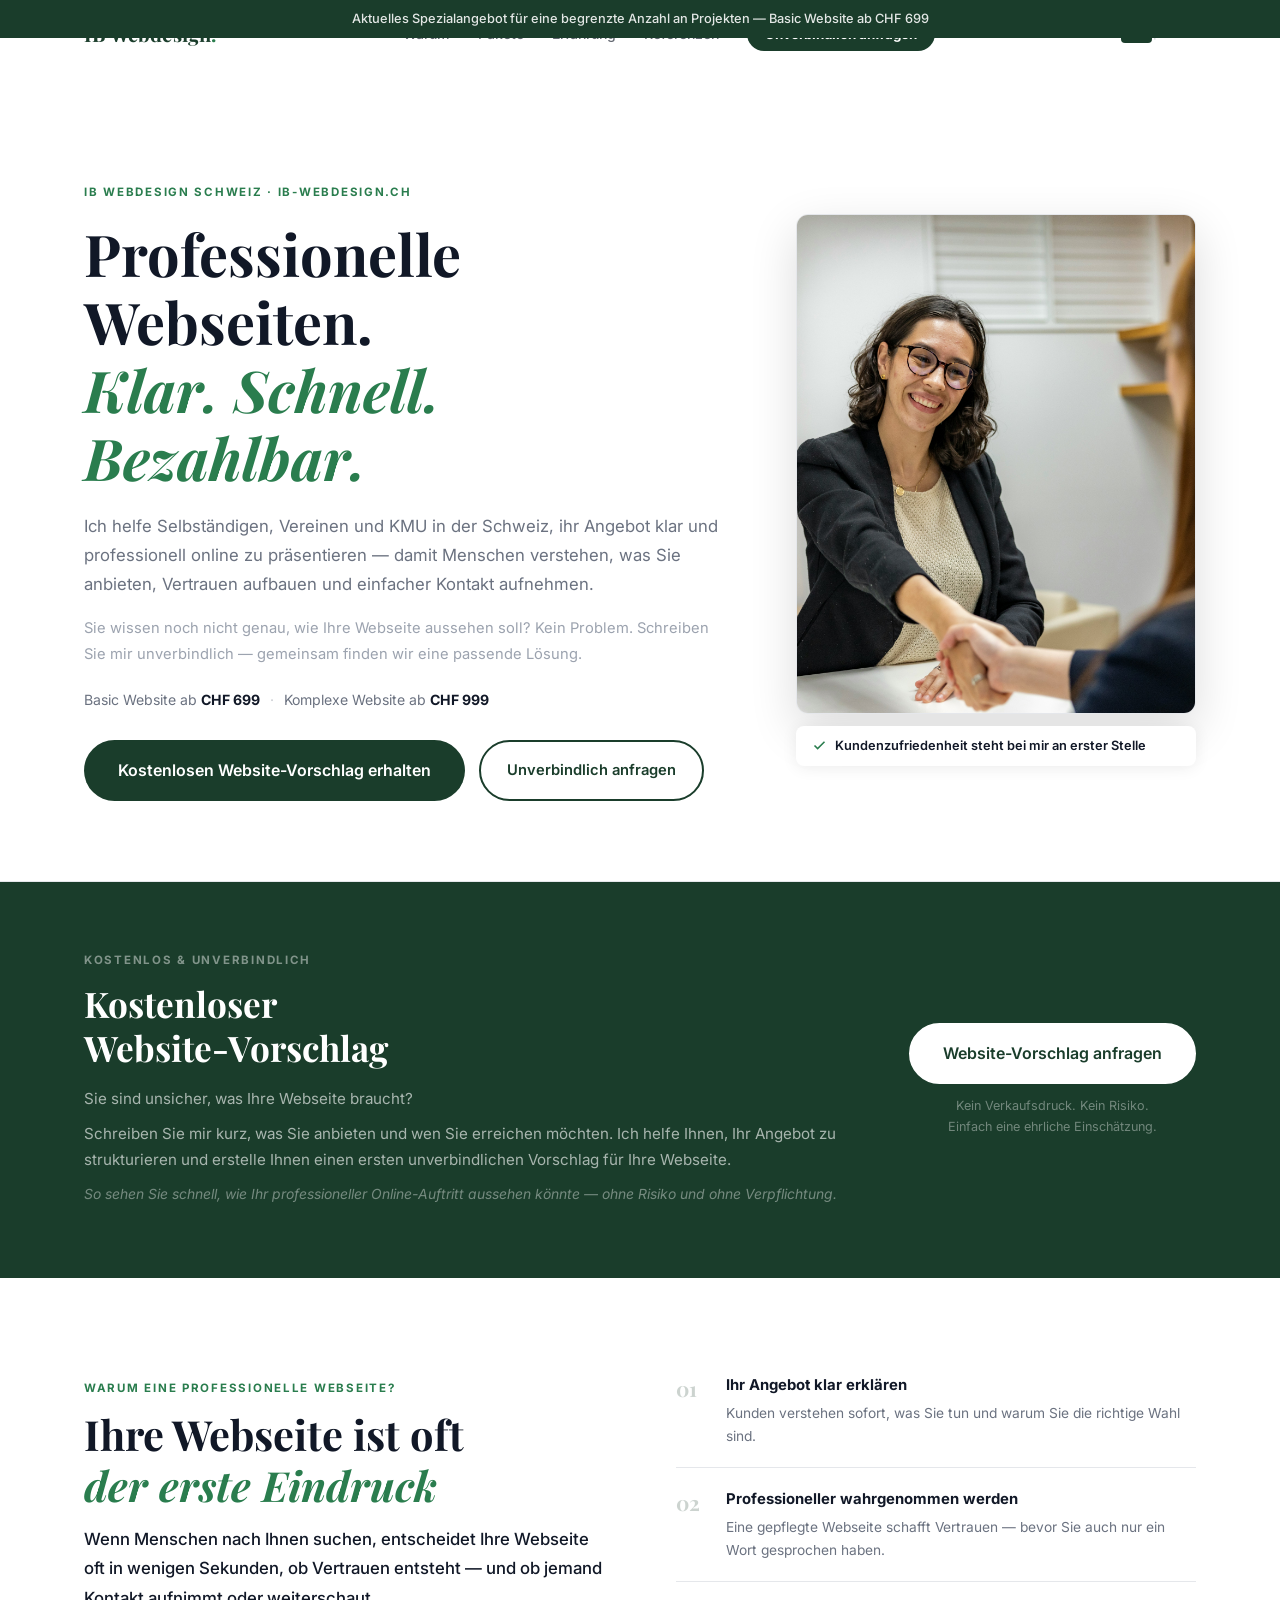
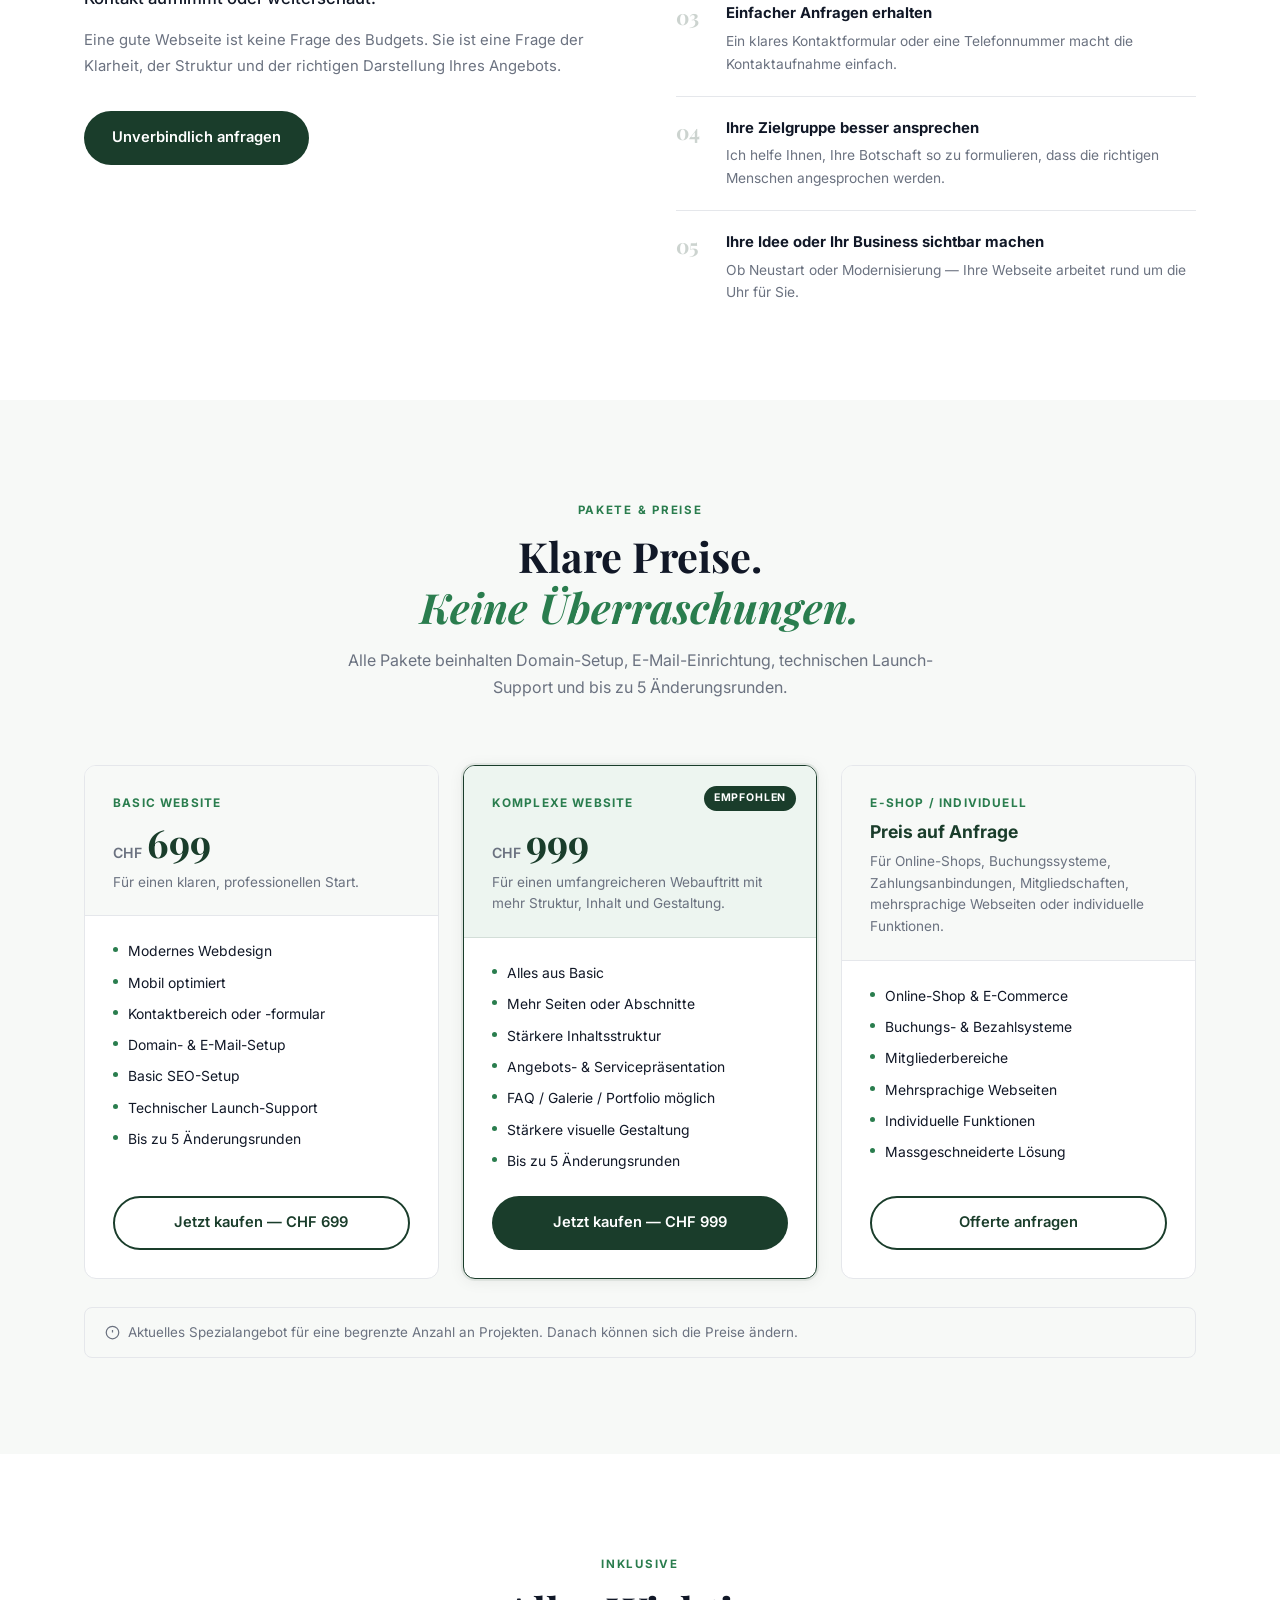
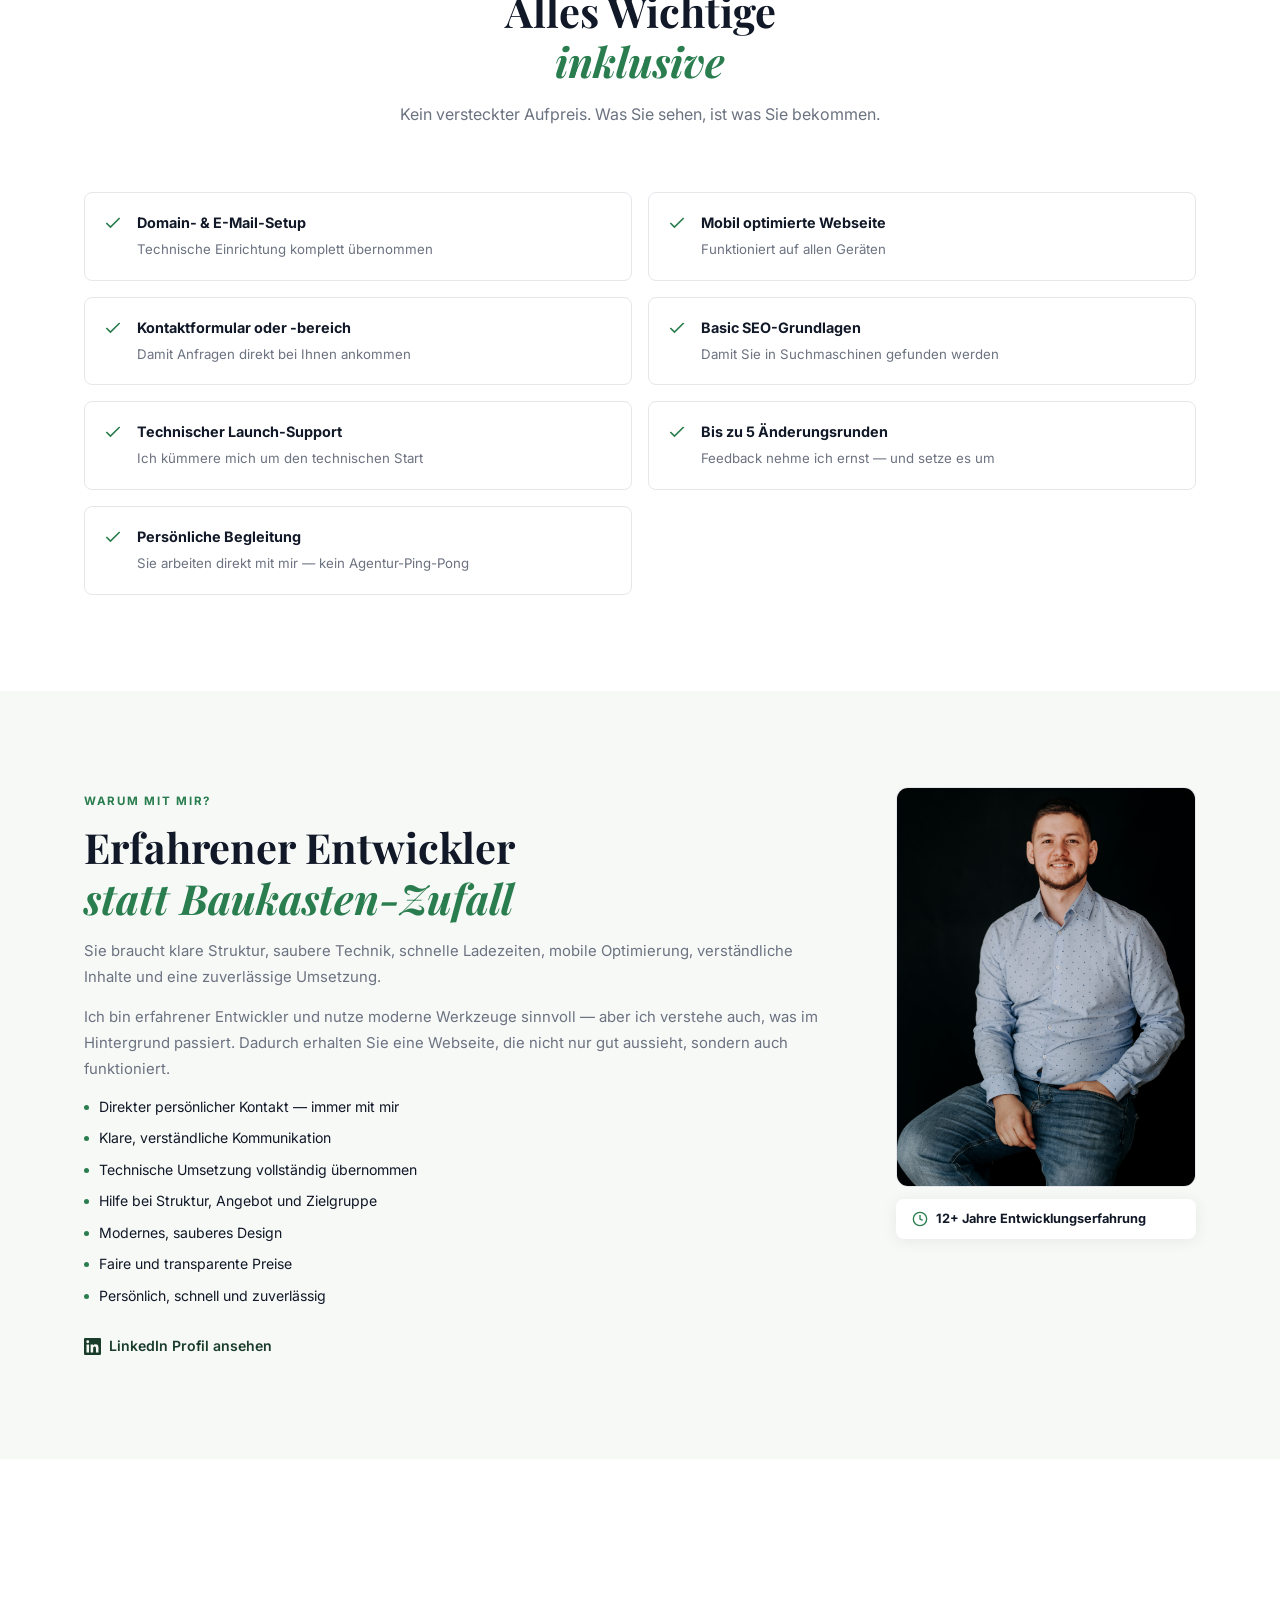
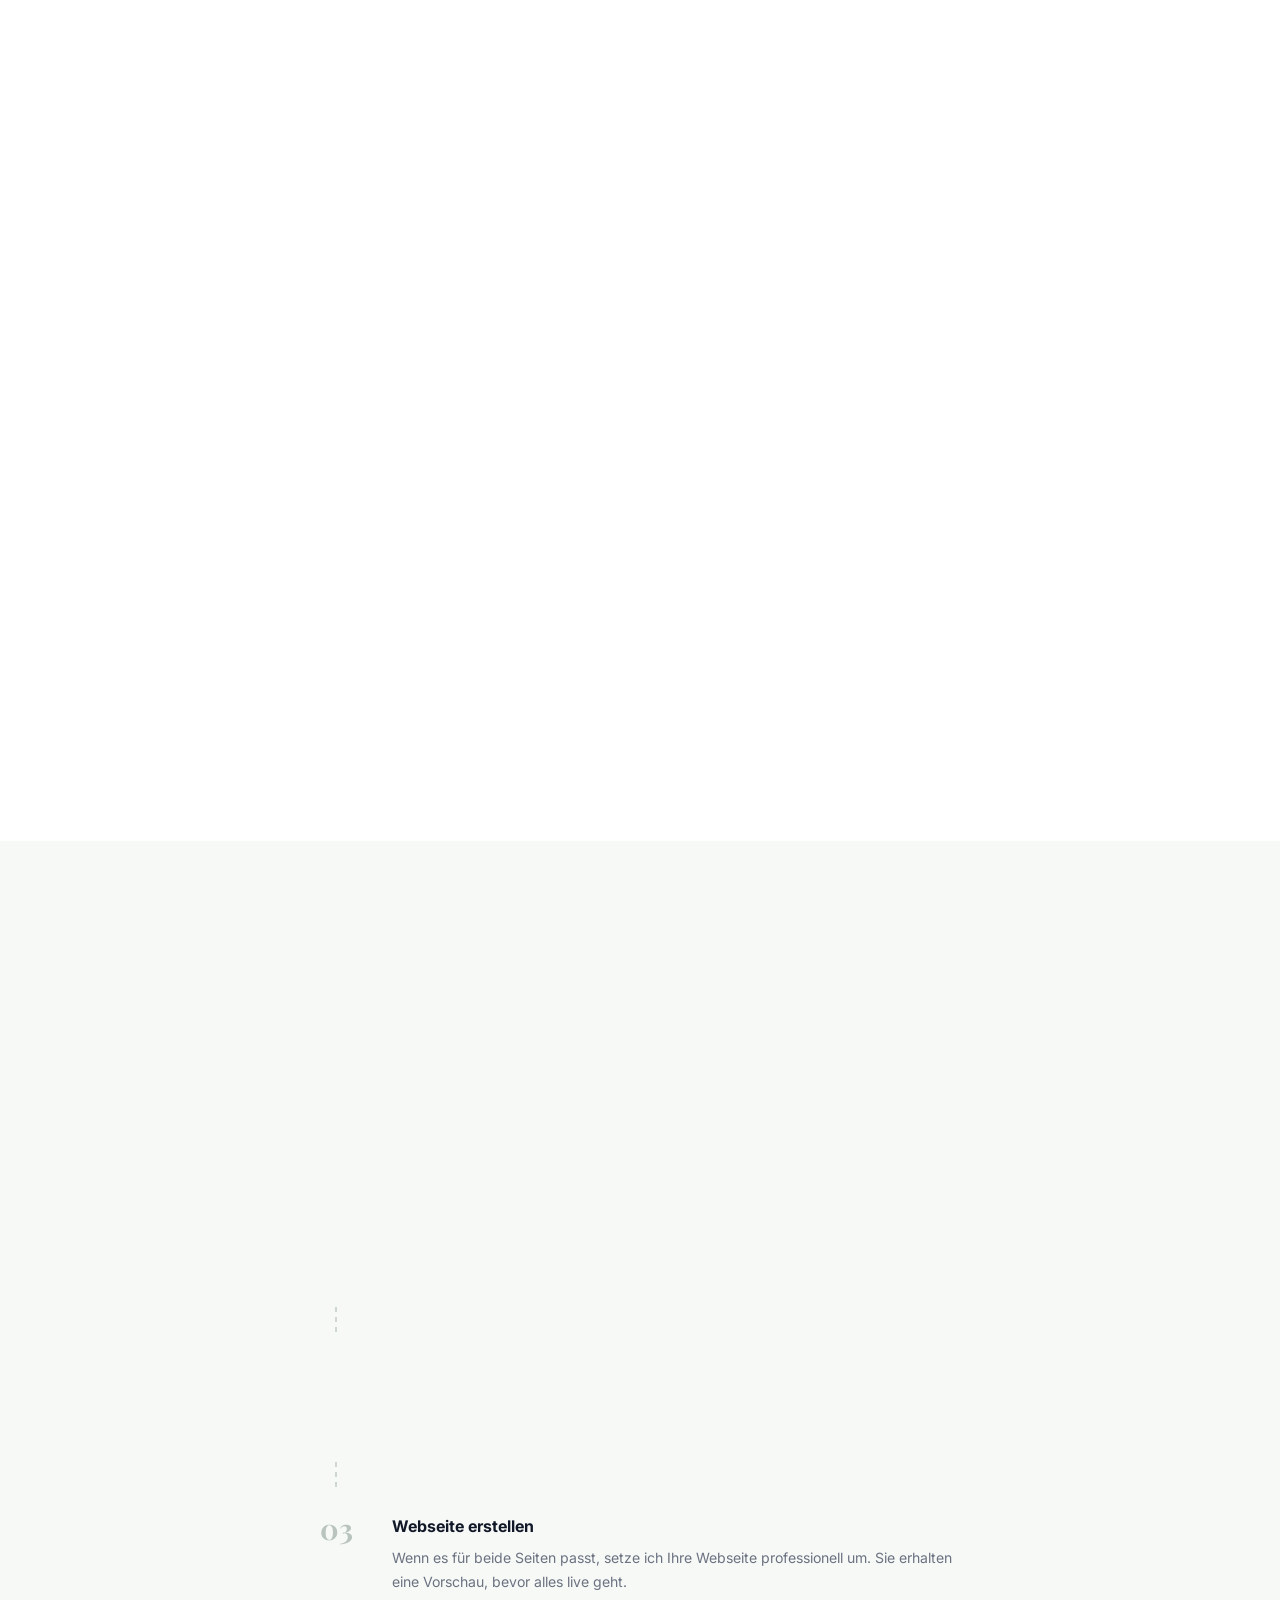
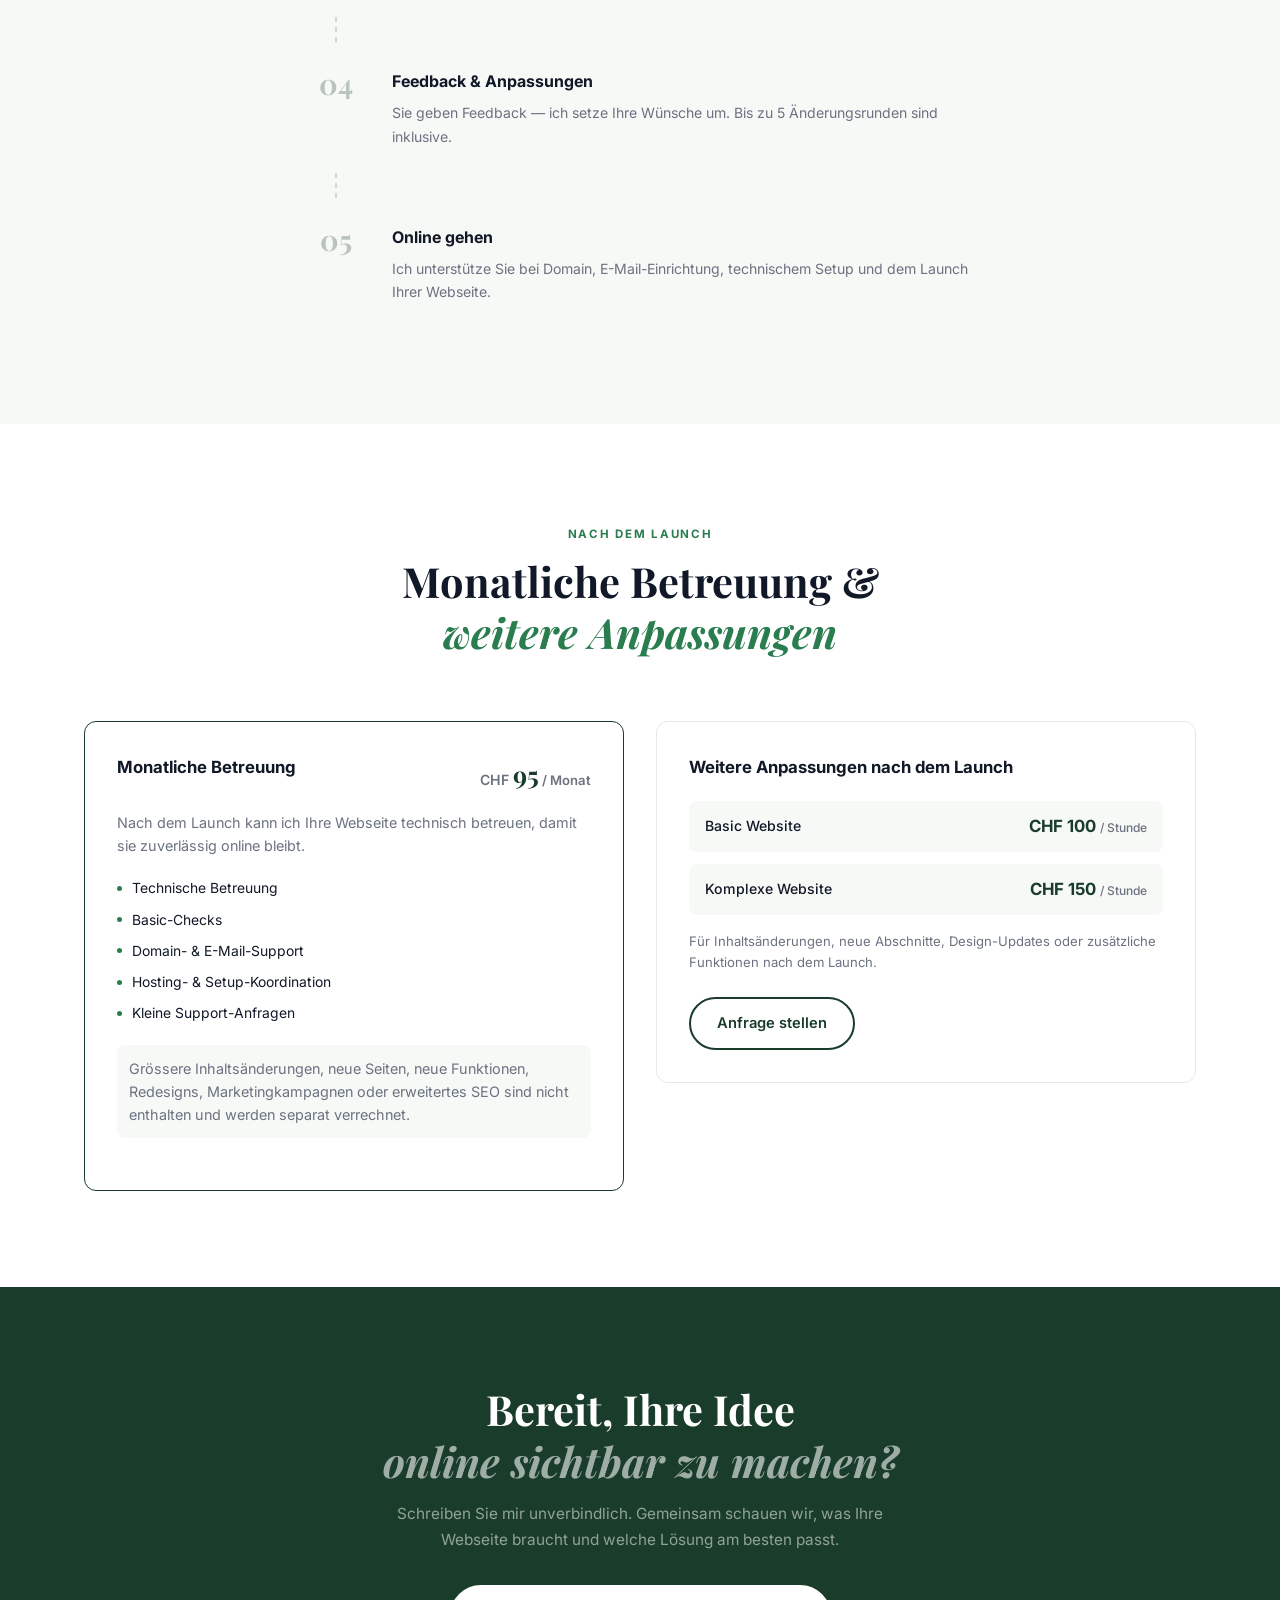
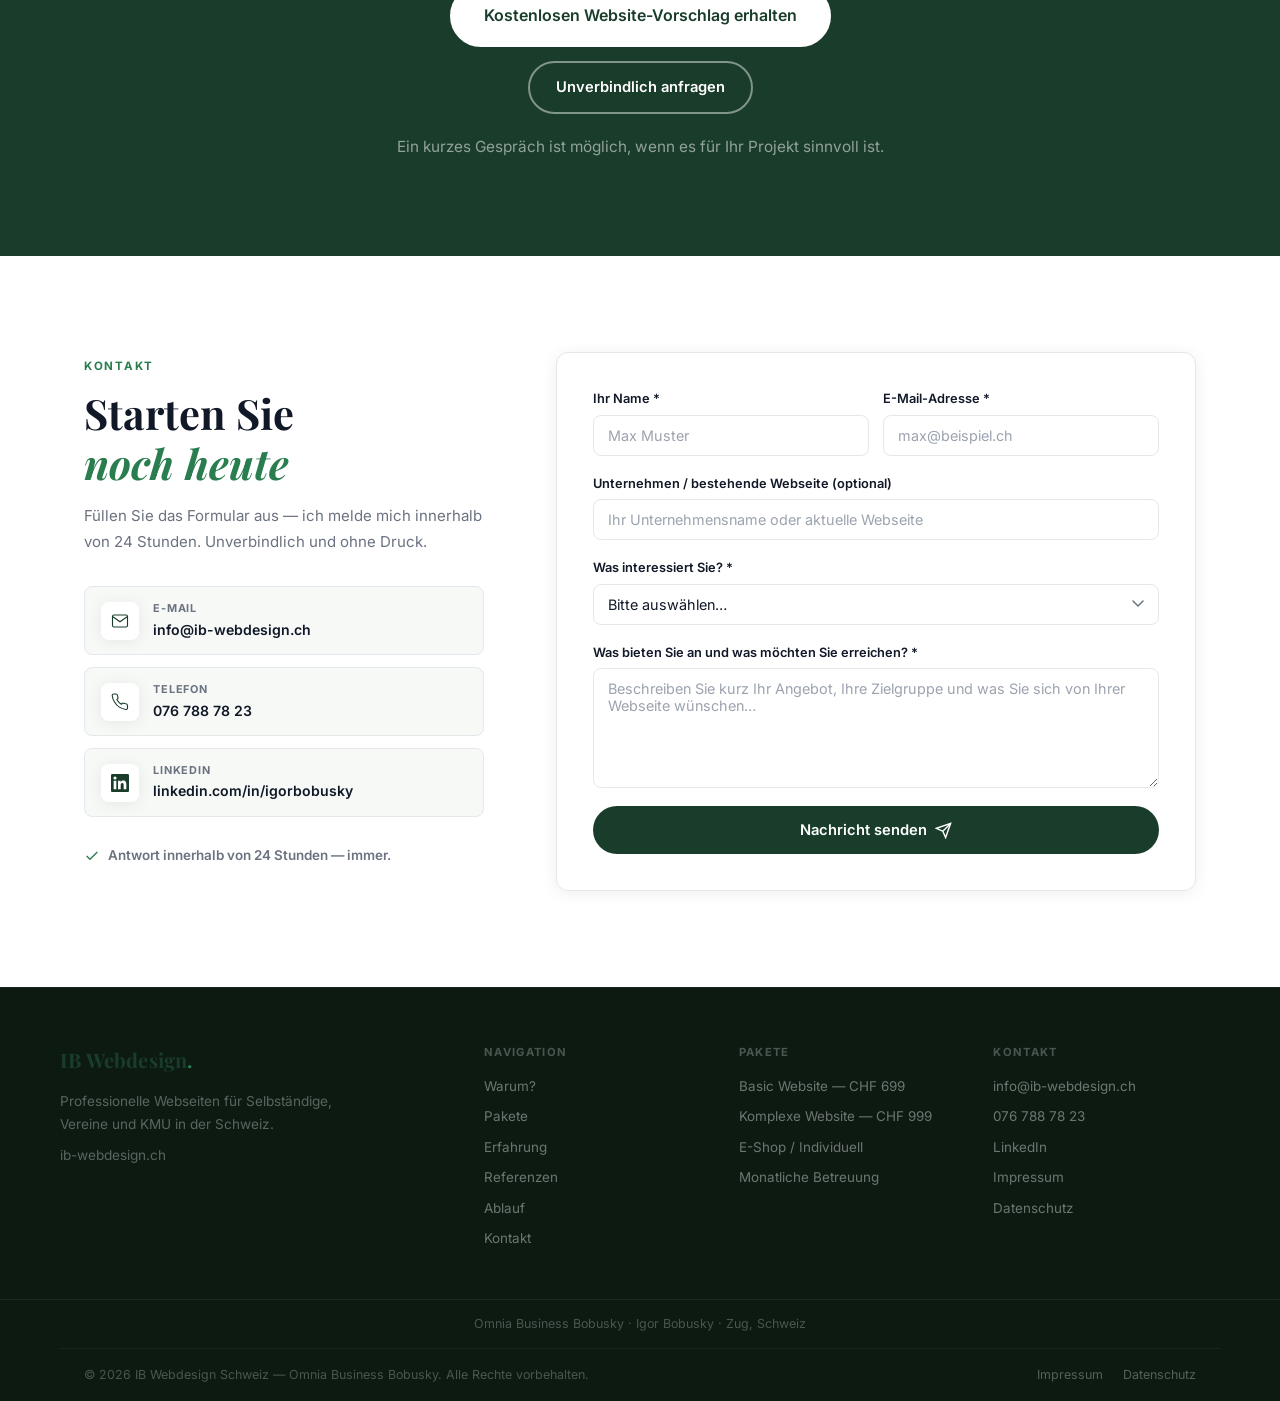
<file: index.html>
<!DOCTYPE html>
<html lang="de">
<head>
  <meta charset="UTF-8" />
  <meta name="viewport" content="width=device-width, initial-scale=1.0" />
  <title>IB Webdesign Schweiz — Professionelle Webseiten ab CHF 699</title>
  <meta name="description" content="Professionelle Webseiten für Selbständige, Vereine und KMU in der Schweiz. Klar, schnell und bezahlbar. Kostenlosen Website-Vorschlag erhalten." />

  <!-- Canonical & hreflang -->
  <link rel="canonical" href="https://ib-webdesign.ch/" />
  <link rel="alternate" hreflang="de" href="https://ib-webdesign.ch/" />
  <link rel="alternate" hreflang="en" href="https://ib-webdesign.ch/" />

  <!-- Open Graph -->
  <meta property="og:type" content="website" />
  <meta property="og:url" content="https://ib-webdesign.ch/" />
  <meta property="og:title" content="IB Webdesign Schweiz — Professionelle Webseiten ab CHF 699" />
  <meta property="og:description" content="Professionelle Webseiten für Selbständige, Vereine und KMU in der Schweiz. Klar, schnell und bezahlbar." />
  <meta property="og:image" content="https://ib-webdesign.ch/images/og-image.jpg" />
  <meta property="og:locale" content="de_CH" />
  <meta property="og:locale:alternate" content="en_GB" />

  <!-- Twitter Card -->
  <meta name="twitter:card" content="summary_large_image" />
  <meta name="twitter:title" content="IB Webdesign Schweiz — Professionelle Webseiten ab CHF 699" />
  <meta name="twitter:description" content="Professionelle Webseiten für Selbständige, Vereine und KMU in der Schweiz." />
  <meta name="twitter:image" content="https://ib-webdesign.ch/images/og-image.jpg" />

  <!-- Structured Data -->
  <script type="application/ld+json">
  {
    "@context": "https://schema.org",
    "@type": "LocalBusiness",
    "name": "IB Webdesign",
    "alternateName": "Omnia Business Bobusky",
    "description": "Professionelle Webseiten für Selbständige, Vereine und KMU in der Schweiz",
    "url": "https://ib-webdesign.ch",
    "email": "info@ib-webdesign.ch",
    "telephone": "+41767887823",
    "address": {
      "@type": "PostalAddress",
      "addressLocality": "Zug",
      "addressCountry": "CH"
    },
    "priceRange": "CHF 699 – CHF 999",
    "areaServed": "CH",
    "sameAs": ["https://www.linkedin.com/in/igorbobusky/"]
  }
  </script>

  <link rel="preconnect" href="https://fonts.googleapis.com" />
  <link rel="preconnect" href="https://fonts.gstatic.com" crossorigin />
  <link href="https://fonts.googleapis.com/css2?family=Inter:wght@300;400;500;600;700;800&family=Playfair+Display:ital,wght@0,700;1,700&display=swap" rel="stylesheet" />
  <link rel="stylesheet" href="style.css" />
</head>
<body>

  <!-- TOPBAR -->
  <div class="topbar">
    <span class="topbar__text topbar__full" data-i18n="topbar.full">Aktuelles Spezialangebot für eine begrenzte Anzahl an Projekten — Basic Website ab CHF 699</span>
    <span class="topbar__text topbar__short" data-i18n="topbar.short">Spezialangebot — Basic Website ab CHF 699</span>
  </div>

  <!-- NAV -->
  <nav class="nav" id="nav">
    <div class="nav__inner">
      <a href="#" class="nav__logo">IB Webdesign<span class="dot">.</span></a>
      <ul class="nav__links">
        <li><a href="#warum" data-i18n="nav.why">Warum</a></li>
        <li><a href="#pakete" data-i18n="nav.packages">Pakete</a></li>
        <li><a href="#erfahrung" data-i18n="nav.experience">Erfahrung</a></li>
        <li><a href="#work" data-i18n="nav.references">Referenzen</a></li>
        <li><a href="#kontakt" class="nav__cta" data-i18n="nav.cta">Unverbindlich anfragen</a></li>
      </ul>
      <div class="nav__lang-toggle" id="langToggle" aria-label="Switch language">
        <button class="lang-btn active" data-lang="de">DE</button>
        <span aria-hidden="true">|</span>
        <button class="lang-btn" data-lang="en">EN</button>
      </div>
      <button class="nav__burger" id="burger" aria-label="Menü" data-i18n-aria="nav.menu">
        <span></span><span></span><span></span>
      </button>
    </div>
    <div class="nav__mobile" id="mobileMenu">
      <a href="#warum" class="nav__mobile-link" data-i18n="nav.why">Warum</a>
      <a href="#pakete" class="nav__mobile-link" data-i18n="nav.packages">Pakete</a>
      <a href="#erfahrung" class="nav__mobile-link" data-i18n="nav.experience">Erfahrung</a>
      <a href="#work" class="nav__mobile-link" data-i18n="nav.references">Referenzen</a>
      <a href="#kontakt" class="nav__mobile-link nav__mobile-cta" data-i18n="nav.cta">Unverbindlich anfragen</a>
    </div>
  </nav>

  <!-- HERO -->
  <section class="hero" id="home">
    <div class="hero__inner container">
      <div class="hero__text reveal">
        <div class="hero__eyebrow" data-i18n="hero.eyebrow">IB Webdesign Schweiz · ib-webdesign.ch</div>
        <h1 class="hero__title" data-i18n-html="hero.title">
          Professionelle Webseiten.<br />
          <em>Klar. Schnell. Bezahlbar.</em>
        </h1>
        <p class="hero__sub" data-i18n="hero.sub">
          Ich helfe Selbständigen, Vereinen und KMU in der Schweiz, ihr Angebot klar und professionell online zu präsentieren — damit Menschen verstehen, was Sie anbieten, Vertrauen aufbauen und einfacher Kontakt aufnehmen.
        </p>
        <p class="hero__support" data-i18n="hero.support">
          Sie wissen noch nicht genau, wie Ihre Webseite aussehen soll? Kein Problem. Schreiben Sie mir unverbindlich — gemeinsam finden wir eine passende Lösung.
        </p>
        <div class="hero__prices">
          <span data-i18n-html="hero.price.basic">Basic Website ab <strong>CHF 699</strong></span>
          <span class="hero__prices-sep">·</span>
          <span data-i18n-html="hero.price.komplex">Komplexe Website ab <strong>CHF 999</strong></span>
        </div>
        <div class="hero__actions">
          <a href="#vorschlag" class="btn btn--primary btn--lg" data-i18n="hero.btn.proposal">Kostenlosen Website-Vorschlag erhalten</a>
          <a href="#kontakt" class="btn btn--outline" data-i18n="hero.btn.contact">Unverbindlich anfragen</a>
        </div>
      </div>
      <div class="hero__visual reveal">
        <div class="hero__photo-wrap">
          <img src="images/customer.jpg" alt="Zufriedener Kunde mit professioneller Webseite" />
        </div>
        <div class="hero__badge">
          <svg width="15" height="15" viewBox="0 0 24 24" fill="none" stroke="currentColor" stroke-width="2.5"><polyline points="20 6 9 17 4 12"></polyline></svg>
          <span data-i18n="hero.badge">Kundenzufriedenheit steht bei mir an erster Stelle</span>
        </div>
      </div>
    </div>
  </section>

  <!-- FREE PROPOSAL -->
  <section class="vorschlag" id="vorschlag">
    <div class="container">
      <div class="vorschlag__inner reveal">
        <div class="vorschlag__text">
          <div class="section-eyebrow section-eyebrow--light" data-i18n-html="vorschlag.eyebrow">Kostenlos &amp; unverbindlich</div>
          <h2 data-i18n-html="vorschlag.title">Kostenloser<br />Website-Vorschlag</h2>
          <p data-i18n="vorschlag.p1">Sie sind unsicher, was Ihre Webseite braucht?</p>
          <p data-i18n="vorschlag.p2">Schreiben Sie mir kurz, was Sie anbieten und wen Sie erreichen möchten. Ich helfe Ihnen, Ihr Angebot zu strukturieren und erstelle Ihnen einen ersten unverbindlichen Vorschlag für Ihre Webseite.</p>
          <p class="vorschlag__note" data-i18n="vorschlag.note">So sehen Sie schnell, wie Ihr professioneller Online-Auftritt aussehen könnte — ohne Risiko und ohne Verpflichtung.</p>
        </div>
        <div class="vorschlag__cta">
          <a href="#kontakt" class="btn btn--white btn--lg" data-i18n="vorschlag.btn">Website-Vorschlag anfragen</a>
          <p class="vorschlag__cta-note" data-i18n="vorschlag.cta-note">Kein Verkaufsdruck. Kein Risiko. Einfach eine ehrliche Einschätzung.</p>
        </div>
      </div>
    </div>
  </section>

  <!-- WHY A WEBSITE MATTERS -->
  <section class="warum section" id="warum">
    <div class="container">
      <div class="warum__inner">
        <div class="warum__text reveal">
          <div class="section-eyebrow" data-i18n="warum.eyebrow">Warum eine professionelle Webseite?</div>
          <h2 class="section-title" data-i18n-html="warum.title">Ihre Webseite ist oft<br /><em>der erste Eindruck</em></h2>
          <p class="warum__lead" data-i18n="warum.lead">Wenn Menschen nach Ihnen suchen, entscheidet Ihre Webseite oft in wenigen Sekunden, ob Vertrauen entsteht — und ob jemand Kontakt aufnimmt oder weiterschaut.</p>
          <p class="warum__body" data-i18n="warum.body">Eine gute Webseite ist keine Frage des Budgets. Sie ist eine Frage der Klarheit, der Struktur und der richtigen Darstellung Ihres Angebots.</p>
          <a href="#kontakt" class="btn btn--primary" data-i18n="warum.btn">Unverbindlich anfragen</a>
        </div>
        <div class="warum__list reveal">
          <div class="warum__item">
            <div class="warum__num">01</div>
            <div>
              <strong data-i18n="warum.01.title">Ihr Angebot klar erklären</strong>
              <p data-i18n="warum.01.text">Kunden verstehen sofort, was Sie tun und warum Sie die richtige Wahl sind.</p>
            </div>
          </div>
          <div class="warum__item">
            <div class="warum__num">02</div>
            <div>
              <strong data-i18n="warum.02.title">Professioneller wahrgenommen werden</strong>
              <p data-i18n="warum.02.text">Eine gepflegte Webseite schafft Vertrauen — bevor Sie auch nur ein Wort gesprochen haben.</p>
            </div>
          </div>
          <div class="warum__item">
            <div class="warum__num">03</div>
            <div>
              <strong data-i18n="warum.03.title">Einfacher Anfragen erhalten</strong>
              <p data-i18n="warum.03.text">Ein klares Kontaktformular oder eine Telefonnummer macht die Kontaktaufnahme einfach.</p>
            </div>
          </div>
          <div class="warum__item">
            <div class="warum__num">04</div>
            <div>
              <strong data-i18n="warum.04.title">Ihre Zielgruppe besser ansprechen</strong>
              <p data-i18n="warum.04.text">Ich helfe Ihnen, Ihre Botschaft so zu formulieren, dass die richtigen Menschen angesprochen werden.</p>
            </div>
          </div>
          <div class="warum__item">
            <div class="warum__num">05</div>
            <div>
              <strong data-i18n="warum.05.title">Ihre Idee oder Ihr Business sichtbar machen</strong>
              <p data-i18n="warum.05.text">Ob Neustart oder Modernisierung — Ihre Webseite arbeitet rund um die Uhr für Sie.</p>
            </div>
          </div>
        </div>
      </div>
    </div>
  </section>

  <!-- PACKAGES -->
  <section class="pakete section section--light" id="pakete">
    <div class="container">
      <div class="section-header reveal">
        <div class="section-eyebrow" data-i18n-html="pakete.eyebrow">Pakete &amp; Preise</div>
        <h2 class="section-title" data-i18n-html="pakete.title">Klare Preise.<br /><em>Keine Überraschungen.</em></h2>
        <p class="section-sub" data-i18n="pakete.sub">Alle Pakete beinhalten Domain-Setup, E-Mail-Einrichtung, technischen Launch-Support und bis zu 5 Änderungsrunden.</p>
      </div>
      <div class="pakete__grid">

        <div class="paket-card reveal">
          <div class="paket-card__top">
            <div class="paket-card__name" data-i18n="pakete.basic.name">Basic Website</div>
            <div class="paket-card__price"><span>CHF</span> 699</div>
            <p class="paket-card__tagline" data-i18n="pakete.basic.tagline">Für einen klaren, professionellen Start.</p>
          </div>
          <ul class="paket-card__list">
            <li data-i18n-html="pakete.basic.li1">Modernes Webdesign</li>
            <li data-i18n="pakete.basic.li2">Mobil optimiert</li>
            <li data-i18n-html="pakete.basic.li3">Kontaktbereich oder -formular</li>
            <li data-i18n-html="pakete.basic.li4">Domain- &amp; E-Mail-Setup</li>
            <li data-i18n="pakete.basic.li5">Basic SEO-Setup</li>
            <li data-i18n="pakete.basic.li6">Technischer Launch-Support</li>
            <li data-i18n="pakete.basic.li7">Bis zu 5 Änderungsrunden</li>
          </ul>
          <a href="https://buy.stripe.com/cNiaEXeBT8cJgN42bedIA00" target="_blank" rel="noopener" class="btn btn--outline btn--full" data-i18n="pakete.basic.btn">Jetzt kaufen — CHF 699</a>
        </div>

        <div class="paket-card paket-card--main reveal">
          <div class="paket-card__badge" data-i18n="pakete.komplex.badge">Empfohlen</div>
          <div class="paket-card__top">
            <div class="paket-card__name" data-i18n="pakete.komplex.name">Komplexe Website</div>
            <div class="paket-card__price"><span>CHF</span> 999</div>
            <p class="paket-card__tagline" data-i18n="pakete.komplex.tagline">Für einen umfangreicheren Webauftritt mit mehr Struktur, Inhalt und Gestaltung.</p>
          </div>
          <ul class="paket-card__list">
            <li data-i18n="pakete.komplex.li1">Alles aus Basic</li>
            <li data-i18n="pakete.komplex.li2">Mehr Seiten oder Abschnitte</li>
            <li data-i18n="pakete.komplex.li3">Stärkere Inhaltsstruktur</li>
            <li data-i18n-html="pakete.komplex.li4">Angebots- &amp; Servicepräsentation</li>
            <li data-i18n="pakete.komplex.li5">FAQ / Galerie / Portfolio möglich</li>
            <li data-i18n="pakete.komplex.li6">Stärkere visuelle Gestaltung</li>
            <li data-i18n="pakete.komplex.li7">Bis zu 5 Änderungsrunden</li>
          </ul>
          <a href="https://buy.stripe.com/9B6dR9gK1akR7cu5nqdIA01" target="_blank" rel="noopener" class="btn btn--primary btn--full" data-i18n="pakete.komplex.btn">Jetzt kaufen — CHF 999</a>
        </div>

        <div class="paket-card reveal">
          <div class="paket-card__top">
            <div class="paket-card__name" data-i18n="pakete.eshop.name">E-Shop / Individuell</div>
            <div class="paket-card__price paket-card__price--req" data-i18n="pakete.eshop.price">Preis auf Anfrage</div>
            <p class="paket-card__tagline" data-i18n="pakete.eshop.tagline">Für Online-Shops, Buchungssysteme, Zahlungsanbindungen, Mitgliedschaften, mehrsprachige Webseiten oder individuelle Funktionen.</p>
          </div>
          <ul class="paket-card__list">
            <li data-i18n-html="pakete.eshop.li1">Online-Shop &amp; E-Commerce</li>
            <li data-i18n-html="pakete.eshop.li2">Buchungs- &amp; Bezahlsysteme</li>
            <li data-i18n="pakete.eshop.li3">Mitgliederbereiche</li>
            <li data-i18n="pakete.eshop.li4">Mehrsprachige Webseiten</li>
            <li data-i18n="pakete.eshop.li5">Individuelle Funktionen</li>
            <li data-i18n="pakete.eshop.li6">Massgeschneiderte Lösung</li>
          </ul>
          <a href="#kontakt" class="btn btn--outline btn--full" data-i18n="pakete.eshop.btn">Offerte anfragen</a>
        </div>

      </div>
      <p class="pakete__offer-note reveal">
        <svg width="15" height="15" viewBox="0 0 24 24" fill="none" stroke="currentColor" stroke-width="2"><circle cx="12" cy="12" r="10"></circle><line x1="12" y1="8" x2="12" y2="12"></line><line x1="12" y1="16" x2="12.01" y2="16"></line></svg>
        <span data-i18n="pakete.offer">Aktuelles Spezialangebot für eine begrenzte Anzahl an Projekten. Danach können sich die Preise ändern.</span>
      </p>
    </div>
  </section>

  <!-- INCLUDED -->
  <section class="included section" id="inklusive">
    <div class="container">
      <div class="section-header reveal">
        <div class="section-eyebrow" data-i18n="included.eyebrow">Inklusive</div>
        <h2 class="section-title" data-i18n-html="included.title">Alles Wichtige<br /><em>inklusive</em></h2>
        <p class="section-sub" data-i18n="included.sub">Kein versteckter Aufpreis. Was Sie sehen, ist was Sie bekommen.</p>
      </div>
      <div class="included__grid reveal">
        <div class="included__item">
          <svg width="20" height="20" viewBox="0 0 24 24" fill="none" stroke="currentColor" stroke-width="2"><polyline points="20 6 9 17 4 12"></polyline></svg>
          <div><strong data-i18n-html="included.01.title">Domain- &amp; E-Mail-Setup</strong><span data-i18n="included.01.text">Technische Einrichtung komplett übernommen</span></div>
        </div>
        <div class="included__item">
          <svg width="20" height="20" viewBox="0 0 24 24" fill="none" stroke="currentColor" stroke-width="2"><polyline points="20 6 9 17 4 12"></polyline></svg>
          <div><strong data-i18n="included.02.title">Mobil optimierte Webseite</strong><span data-i18n="included.02.text">Funktioniert auf allen Geräten</span></div>
        </div>
        <div class="included__item">
          <svg width="20" height="20" viewBox="0 0 24 24" fill="none" stroke="currentColor" stroke-width="2"><polyline points="20 6 9 17 4 12"></polyline></svg>
          <div><strong data-i18n="included.03.title">Kontaktformular oder -bereich</strong><span data-i18n="included.03.text">Damit Anfragen direkt bei Ihnen ankommen</span></div>
        </div>
        <div class="included__item">
          <svg width="20" height="20" viewBox="0 0 24 24" fill="none" stroke="currentColor" stroke-width="2"><polyline points="20 6 9 17 4 12"></polyline></svg>
          <div><strong data-i18n="included.04.title">Basic SEO-Grundlagen</strong><span data-i18n="included.04.text">Damit Sie in Suchmaschinen gefunden werden</span></div>
        </div>
        <div class="included__item">
          <svg width="20" height="20" viewBox="0 0 24 24" fill="none" stroke="currentColor" stroke-width="2"><polyline points="20 6 9 17 4 12"></polyline></svg>
          <div><strong data-i18n="included.05.title">Technischer Launch-Support</strong><span data-i18n="included.05.text">Ich kümmere mich um den technischen Start</span></div>
        </div>
        <div class="included__item">
          <svg width="20" height="20" viewBox="0 0 24 24" fill="none" stroke="currentColor" stroke-width="2"><polyline points="20 6 9 17 4 12"></polyline></svg>
          <div><strong data-i18n="included.06.title">Bis zu 5 Änderungsrunden</strong><span data-i18n="included.06.text">Feedback nehme ich ernst — und setze es um</span></div>
        </div>
        <div class="included__item">
          <svg width="20" height="20" viewBox="0 0 24 24" fill="none" stroke="currentColor" stroke-width="2"><polyline points="20 6 9 17 4 12"></polyline></svg>
          <div><strong data-i18n="included.07.title">Persönliche Begleitung</strong><span data-i18n="included.07.text">Sie arbeiten direkt mit mir — kein Agentur-Ping-Pong</span></div>
        </div>
      </div>
    </div>
  </section>

  <!-- EXPERIENCE / WHY ME -->
  <section class="erfahrung section section--light" id="erfahrung">
    <div class="container">
      <div class="erfahrung__inner">
        <div class="erfahrung__text reveal">
          <div class="section-eyebrow" data-i18n="erfahrung.eyebrow">Warum mit mir?</div>
          <h2 class="section-title" data-i18n-html="erfahrung.title">Erfahrener Entwickler<br /><em>statt Baukasten-Zufall</em></h2>
          <p class="erfahrung__body" data-i18n="erfahrung.body1">Sie braucht klare Struktur, saubere Technik, schnelle Ladezeiten, mobile Optimierung, verständliche Inhalte und eine zuverlässige Umsetzung.</p>
          <p class="erfahrung__body" data-i18n="erfahrung.body2">Ich bin erfahrener Entwickler und nutze moderne Werkzeuge sinnvoll — aber ich verstehe auch, was im Hintergrund passiert. Dadurch erhalten Sie eine Webseite, die nicht nur gut aussieht, sondern auch funktioniert.</p>
          <ul class="erfahrung__list">
            <li data-i18n="erfahrung.li1">Direkter persönlicher Kontakt — immer mit mir</li>
            <li data-i18n="erfahrung.li2">Klare, verständliche Kommunikation</li>
            <li data-i18n="erfahrung.li3">Technische Umsetzung vollständig übernommen</li>
            <li data-i18n="erfahrung.li4">Hilfe bei Struktur, Angebot und Zielgruppe</li>
            <li data-i18n="erfahrung.li5">Modernes, sauberes Design</li>
            <li data-i18n="erfahrung.li6">Faire und transparente Preise</li>
            <li data-i18n="erfahrung.li7">Persönlich, schnell und zuverlässig</li>
          </ul>
          <a href="https://www.linkedin.com/in/igorbobusky/" target="_blank" rel="noopener" class="erfahrung__linkedin">
            <svg width="17" height="17" viewBox="0 0 24 24" fill="currentColor"><path d="M20.447 20.452h-3.554v-5.569c0-1.328-.027-3.037-1.852-3.037-1.853 0-2.136 1.445-2.136 2.939v5.667H9.351V9h3.414v1.561h.046c.477-.9 1.637-1.85 3.37-1.85 3.601 0 4.267 2.37 4.267 5.455v6.286zM5.337 7.433a2.062 2.062 0 01-2.063-2.065 2.064 2.064 0 112.063 2.065zm1.782 13.019H3.555V9h3.564v11.452zM22.225 0H1.771C.792 0 0 .774 0 1.729v20.542C0 23.227.792 24 1.771 24h20.451C23.2 24 24 23.227 24 22.271V1.729C24 .774 23.2 0 22.222 0h.003z"/></svg>
            <span data-i18n="erfahrung.linkedin">LinkedIn Profil ansehen</span>
          </a>
        </div>
        <div class="erfahrung__photo reveal">
          <div class="erfahrung__photo-wrap">
            <img src="images/igor.jpg" alt="Igor Bobusky — IB Webdesign Schweiz" onerror="this.style.display='none';this.nextElementSibling.style.display='flex'" />
            <div class="erfahrung__initials" style="display:none">IB</div>
          </div>
          <div class="erfahrung__badge">
            <svg width="16" height="16" viewBox="0 0 24 24" fill="none" stroke="currentColor" stroke-width="2"><circle cx="12" cy="12" r="10"></circle><polyline points="12 6 12 12 16 14"></polyline></svg>
            <span data-i18n-html="erfahrung.badge">12+ Jahre Entwicklungs&shy;erfahrung</span>
          </div>
        </div>
      </div>
    </div>
  </section>

  <!-- PORTFOLIO -->
  <section class="work section" id="work">
    <div class="container">
      <div class="section-header reveal">
        <div class="section-eyebrow" data-i18n="work.eyebrow">Referenzen</div>
        <h2 class="section-title" data-i18n-html="work.title">Beispiele<br /><em>aus der Praxis</em></h2>
        <p class="section-sub" data-i18n="work.sub">Einige Beispiele für Webseiten, die Ideen, Angebote und Marken professionell sichtbar machen.</p>
      </div>
      <div class="work__grid">
        <article class="work-card reveal">
          <div class="work-card__preview">
            <div class="work-card__overlay">
              <a href="https://atelier-glanz.ch" target="_blank" rel="noopener" class="work-card__visit">
                <span data-i18n="work.visit">Webseite besuchen</span>
                <svg width="14" height="14" viewBox="0 0 24 24" fill="none" stroke="currentColor" stroke-width="2"><line x1="7" y1="17" x2="17" y2="7"></line><polyline points="7 7 17 7 17 17"></polyline></svg>
              </a>
            </div>
            <div class="work-card__mockup">
              <div class="mockup-bar"><span></span><span></span><span></span></div>
              <div class="mockup-content">
                <div class="mockup-hero" style="background: linear-gradient(135deg, #1a1a2e 0%, #16213e 100%);">
                  <div class="mockup-logo">ATELIER GLANZ</div>
                  <div class="mockup-tagline">Eventorganisation · Zentralschweiz</div>
                </div>
                <div class="mockup-body">
                  <div class="mockup-line"></div>
                  <div class="mockup-line mockup-line--short"></div>
                  <div class="mockup-cards">
                    <div class="mockup-card-sm"></div>
                    <div class="mockup-card-sm"></div>
                    <div class="mockup-card-sm"></div>
                  </div>
                </div>
              </div>
            </div>
          </div>
          <div class="work-card__info">
            <div class="work-card__tags"><span>Eventorganisation</span><span>Zentralschweiz</span></div>
            <h3>Atelier Glanz</h3>
            <p data-i18n="work.atelier.desc">Eventorganisation mit Herz und Präzision — Veronika Bobuska kreiert unvergessliche Familien- und Kinderanlässe in der Zentralschweiz.</p>
            <a href="https://atelier-glanz.ch" target="_blank" rel="noopener" class="work-card__link">
              atelier-glanz.ch <svg width="13" height="13" viewBox="0 0 24 24" fill="none" stroke="currentColor" stroke-width="2"><line x1="7" y1="17" x2="17" y2="7"></line><polyline points="7 7 17 7 17 17"></polyline></svg>
            </a>
          </div>
        </article>
        <article class="work-card reveal">
          <div class="work-card__preview">
            <div class="work-card__overlay">
              <a href="https://legendarylovebreakthrough.com/" target="_blank" rel="noopener" class="work-card__visit">
                <span data-i18n="work.visit">Webseite besuchen</span>
                <svg width="14" height="14" viewBox="0 0 24 24" fill="none" stroke="currentColor" stroke-width="2"><line x1="7" y1="17" x2="17" y2="7"></line><polyline points="7 7 17 7 17 17"></polyline></svg>
              </a>
            </div>
            <div class="work-card__mockup">
              <div class="mockup-bar"><span></span><span></span><span></span></div>
              <div class="mockup-content">
                <div class="mockup-hero" style="background: linear-gradient(135deg, #2d1b69 0%, #8b2fc9 100%);">
                  <div class="mockup-logo" style="color:#ffd700;">LEGENDARY LOVE</div>
                  <div class="mockup-tagline">Breakthrough Coaching</div>
                </div>
                <div class="mockup-body">
                  <div class="mockup-line"></div>
                  <div class="mockup-line mockup-line--short"></div>
                  <div class="mockup-cards">
                    <div class="mockup-card-sm" style="background:#f3e8ff;"></div>
                    <div class="mockup-card-sm" style="background:#f3e8ff;"></div>
                    <div class="mockup-card-sm" style="background:#f3e8ff;"></div>
                  </div>
                </div>
              </div>
            </div>
          </div>
          <div class="work-card__info">
            <div class="work-card__tags"><span>Coaching</span><span>Conversion-fokussiert</span></div>
            <h3>Legendary Love Breakthrough</h3>
            <p data-i18n="work.legendary.desc">Coaching-Webseite, die Menschen direkt anspricht und zur Buchung eines Erstgesprächs führt — klare Botschaft, klare Handlungsaufforderung.</p>
            <a href="https://legendarylovebreakthrough.com/" target="_blank" rel="noopener" class="work-card__link">
              legendarylovebreakthrough.com <svg width="13" height="13" viewBox="0 0 24 24" fill="none" stroke="currentColor" stroke-width="2"><line x1="7" y1="17" x2="17" y2="7"></line><polyline points="7 7 17 7 17 17"></polyline></svg>
            </a>
          </div>
        </article>
      </div>
      <p class="work__more reveal" data-i18n="work.more">… und viele weitere Projekte auf Anfrage.</p>
    </div>
  </section>

  <!-- PROCESS -->
  <section class="process section section--light" id="prozess">
    <div class="container">
      <div class="section-header reveal">
        <div class="section-eyebrow" data-i18n="process.eyebrow">Ablauf</div>
        <h2 class="section-title" data-i18n-html="process.title">So arbeiten<br /><em>wir zusammen</em></h2>
        <p class="section-sub" data-i18n="process.sub">Klar, unkompliziert und persönlich — ohne Agentur-Aufwand.</p>
      </div>
      <div class="process__steps">
        <div class="process__step reveal">
          <div class="process__num">01</div>
          <div class="process__content">
            <h3 data-i18n="process.01.title">Unverbindlich anfragen</h3>
            <p data-i18n="process.01.text">Sie schreiben mir kurz, was Sie anbieten und was Sie erreichen möchten. Formlos und ohne Verpflichtung.</p>
          </div>
        </div>
        <div class="process__connector"></div>
        <div class="process__step reveal">
          <div class="process__num">02</div>
          <div class="process__content">
            <h3 data-i18n="process.02.title">Vorschlag erhalten</h3>
            <p data-i18n="process.02.text">Ich helfe Ihnen, Struktur, Zielgruppe und mögliche Inhalte zu klären und erstelle einen ersten Website-Vorschlag.</p>
          </div>
        </div>
        <div class="process__connector"></div>
        <div class="process__step reveal">
          <div class="process__num">03</div>
          <div class="process__content">
            <h3 data-i18n="process.03.title">Webseite erstellen</h3>
            <p data-i18n="process.03.text">Wenn es für beide Seiten passt, setze ich Ihre Webseite professionell um. Sie erhalten eine Vorschau, bevor alles live geht.</p>
          </div>
        </div>
        <div class="process__connector"></div>
        <div class="process__step reveal">
          <div class="process__num">04</div>
          <div class="process__content">
            <h3 data-i18n-html="process.04.title">Feedback &amp; Anpassungen</h3>
            <p data-i18n="process.04.text">Sie geben Feedback — ich setze Ihre Wünsche um. Bis zu 5 Änderungsrunden sind inklusive.</p>
          </div>
        </div>
        <div class="process__connector"></div>
        <div class="process__step reveal">
          <div class="process__num">05</div>
          <div class="process__content">
            <h3 data-i18n="process.05.title">Online gehen</h3>
            <p data-i18n="process.05.text">Ich unterstütze Sie bei Domain, E-Mail-Einrichtung, technischem Setup und dem Launch Ihrer Webseite.</p>
          </div>
        </div>
      </div>
    </div>
  </section>

  <!-- MONTHLY CARE -->
  <section class="care section" id="betreuung">
    <div class="container">
      <div class="section-header reveal">
        <div class="section-eyebrow" data-i18n="care.eyebrow">Nach dem Launch</div>
        <h2 class="section-title" data-i18n-html="care.title">Monatliche Betreuung &amp;<br /><em>weitere Anpassungen</em></h2>
      </div>
      <div class="care__inner">
        <div class="care__card reveal">
          <div class="care__header">
            <h3 data-i18n="care.monthly.title">Monatliche Betreuung</h3>
            <div class="care__price" data-i18n-html="care.monthly.price">CHF <strong>95</strong><span> / Monat</span></div>
          </div>
          <p data-i18n="care.monthly.desc">Nach dem Launch kann ich Ihre Webseite technisch betreuen, damit sie zuverlässig online bleibt.</p>
          <ul class="care__list">
            <li data-i18n="care.monthly.li1">Technische Betreuung</li>
            <li data-i18n="care.monthly.li2">Basic-Checks</li>
            <li data-i18n-html="care.monthly.li3">Domain- &amp; E-Mail-Support</li>
            <li data-i18n-html="care.monthly.li4">Hosting- &amp; Setup-Koordination</li>
            <li data-i18n="care.monthly.li5">Kleine Support-Anfragen</li>
          </ul>
          <p class="care__note" data-i18n="care.monthly.note">Grössere Inhaltsänderungen, neue Seiten, neue Funktionen, Redesigns, Marketingkampagnen oder erweitertes SEO sind nicht enthalten und werden separat verrechnet.</p>
        </div>
        <div class="care__extra reveal">
          <h3 data-i18n="care.extra.title">Weitere Anpassungen nach dem Launch</h3>
          <div class="care__rates">
            <div class="care__rate">
              <span data-i18n="care.extra.basic">Basic Website</span>
              <strong>CHF 100 <small>/ Stunde</small></strong>
            </div>
            <div class="care__rate">
              <span data-i18n="care.extra.komplex">Komplexe Website</span>
              <strong>CHF 150 <small>/ Stunde</small></strong>
            </div>
          </div>
          <p class="care__rate-note" data-i18n="care.extra.note">Für Inhaltsänderungen, neue Abschnitte, Design-Updates oder zusätzliche Funktionen nach dem Launch.</p>
          <a href="#kontakt" class="btn btn--outline" data-i18n="care.extra.btn">Anfrage stellen</a>
        </div>
      </div>
    </div>
  </section>

  <!-- CONTACT CTA -->
  <section class="cta-section">
    <div class="container cta-section__inner reveal">
      <h2 data-i18n-html="cta.title">Bereit, Ihre Idee<br /><em>online sichtbar zu machen?</em></h2>
      <p data-i18n="cta.text">Schreiben Sie mir unverbindlich. Gemeinsam schauen wir, was Ihre Webseite braucht und welche Lösung am besten passt.</p>
      <div class="cta-section__actions">
        <a href="#kontakt" class="btn btn--white btn--lg" data-i18n="cta.btn1">Kostenlosen Website-Vorschlag erhalten</a>
        <a href="#kontakt" class="btn btn--outline-white" data-i18n="cta.btn2">Unverbindlich anfragen</a>
      </div>
      <p class="cta-section__note" data-i18n="cta.note">Ein kurzes Gespräch ist möglich, wenn es für Ihr Projekt sinnvoll ist.</p>
    </div>
  </section>

  <!-- CONTACT -->
  <section class="contact section" id="kontakt">
    <div class="container contact__inner">
      <div class="contact__info reveal">
        <div class="section-eyebrow" data-i18n="contact.eyebrow">Kontakt</div>
        <h2 class="section-title" data-i18n-html="contact.title">Starten Sie<br /><em>noch heute</em></h2>
        <p data-i18n="contact.desc">Füllen Sie das Formular aus — ich melde mich innerhalb von 24 Stunden. Unverbindlich und ohne Druck.</p>
        <div class="contact__details">
          <a href="mailto:info@ib-webdesign.ch" class="contact__detail">
            <div class="contact__detail-icon">
              <svg width="18" height="18" viewBox="0 0 24 24" fill="none" stroke="currentColor" stroke-width="1.5"><path d="M4 4h16c1.1 0 2 .9 2 2v12c0 1.1-.9 2-2 2H4c-1.1 0-2-.9-2-2V6c0-1.1.9-2 2-2z"></path><polyline points="22,6 12,13 2,6"></polyline></svg>
            </div>
            <div>
              <span class="contact__detail-label" data-i18n="contact.email.label">E-Mail</span>
              <span class="contact__detail-value">info@ib-webdesign.ch</span>
            </div>
          </a>
          <a href="tel:+41767887823" class="contact__detail">
            <div class="contact__detail-icon">
              <svg width="18" height="18" viewBox="0 0 24 24" fill="none" stroke="currentColor" stroke-width="1.5"><path d="M22 16.92v3a2 2 0 0 1-2.18 2 19.79 19.79 0 0 1-8.63-3.07A19.5 19.5 0 0 1 4.69 12a19.79 19.79 0 0 1-3.07-8.67A2 2 0 0 1 3.6 1.27h3a2 2 0 0 1 2 1.72c.127.96.361 1.903.7 2.81a2 2 0 0 1-.45 2.11L7.91 8.91a16 16 0 0 0 6 6l.91-.91a2 2 0 0 1 2.11-.45c.907.339 1.85.573 2.81.7A2 2 0 0 1 21.73 16.27z"></path></svg>
            </div>
            <div>
              <span class="contact__detail-label" data-i18n="contact.phone.label">Telefon</span>
              <span class="contact__detail-value">076 788 78 23</span>
            </div>
          </a>
          <a href="https://www.linkedin.com/in/igorbobusky/" target="_blank" rel="noopener" class="contact__detail">
            <div class="contact__detail-icon">
              <svg width="18" height="18" viewBox="0 0 24 24" fill="currentColor"><path d="M20.447 20.452h-3.554v-5.569c0-1.328-.027-3.037-1.852-3.037-1.853 0-2.136 1.445-2.136 2.939v5.667H9.351V9h3.414v1.561h.046c.477-.9 1.637-1.85 3.37-1.85 3.601 0 4.267 2.37 4.267 5.455v6.286zM5.337 7.433a2.062 2.062 0 01-2.063-2.065 2.064 2.064 0 112.063 2.065zm1.782 13.019H3.555V9h3.564v11.452zM22.225 0H1.771C.792 0 0 .774 0 1.729v20.542C0 23.227.792 24 1.771 24h20.451C23.2 24 24 23.227 24 22.271V1.729C24 .774 23.2 0 22.222 0h.003z"/></svg>
            </div>
            <div>
              <span class="contact__detail-label" data-i18n="contact.linkedin.label">LinkedIn</span>
              <span class="contact__detail-value">linkedin.com/in/igorbobusky</span>
            </div>
          </a>
        </div>
        <div class="contact__promise">
          <svg width="16" height="16" viewBox="0 0 24 24" fill="none" stroke="currentColor" stroke-width="2"><polyline points="20 6 9 17 4 12"></polyline></svg>
          <span data-i18n="contact.promise">Antwort innerhalb von 24 Stunden — immer.</span>
        </div>
      </div>
      <form class="contact__form reveal" id="contactForm" novalidate>
        <input type="hidden" name="access_key" value="2f834e4b-5312-4d19-8fec-8b895967c2fb" />
        <input type="hidden" name="subject" value="Neue Anfrage — IB Webdesign Schweiz" />
        <input type="checkbox" name="botcheck" style="display:none" tabindex="-1" />
        <div class="form-row">
          <div class="form-group">
            <label for="name" data-i18n="form.name.label">Ihr Name *</label>
            <input type="text" id="name" name="name" placeholder="Max Muster" data-i18n-placeholder="form.name.placeholder" required />
            <span class="form-error" id="nameError" data-i18n="form.name.error">Bitte geben Sie Ihren Namen ein.</span>
          </div>
          <div class="form-group">
            <label for="email" data-i18n="form.email.label">E-Mail-Adresse *</label>
            <input type="email" id="email" name="email" placeholder="max@beispiel.ch" data-i18n-placeholder="form.email.placeholder" required />
            <span class="form-error" id="emailError" data-i18n="form.email.error">Bitte geben Sie eine gültige E-Mail ein.</span>
          </div>
        </div>
        <div class="form-group">
          <label for="company" data-i18n="form.company.label">Unternehmen / bestehende Webseite (optional)</label>
          <input type="text" id="company" name="company" placeholder="Ihr Unternehmensname oder aktuelle Webseite" data-i18n-placeholder="form.company.placeholder" />
        </div>
        <div class="form-group">
          <label for="service" data-i18n="form.service.label">Was interessiert Sie? *</label>
          <select id="service" name="service" required>
            <option value="" disabled selected data-i18n="form.service.default">Bitte auswählen…</option>
            <option value="Basic Website (CHF 699)" data-i18n="form.service.opt1">Basic Website (CHF 699)</option>
            <option value="Komplexe Website (CHF 999)" data-i18n="form.service.opt2">Komplexe Website (CHF 999)</option>
            <option value="E-Shop / Individuelles Projekt" data-i18n="form.service.opt3">E-Shop / Individuelles Projekt</option>
            <option value="Kostenloser Website-Vorschlag" data-i18n="form.service.opt4">Kostenloser Website-Vorschlag</option>
            <option value="Monatliche Betreuung" data-i18n="form.service.opt5">Monatliche Betreuung</option>
            <option value="Noch nicht sicher — einfach Kontakt aufnehmen" data-i18n="form.service.opt6">Noch nicht sicher — einfach Kontakt aufnehmen</option>
          </select>
          <span class="form-error" id="serviceError" data-i18n="form.service.error">Bitte wählen Sie eine Option.</span>
        </div>
        <div class="form-group">
          <label for="message" data-i18n="form.message.label">Was bieten Sie an und was möchten Sie erreichen? *</label>
          <textarea id="message" name="message" rows="5" placeholder="Beschreiben Sie kurz Ihr Angebot, Ihre Zielgruppe und was Sie sich von Ihrer Webseite wünschen…" data-i18n-placeholder="form.message.placeholder" required></textarea>
          <span class="form-error" id="messageError" data-i18n="form.message.error">Bitte beschreiben Sie kurz Ihr Anliegen.</span>
        </div>
        <button type="submit" class="btn btn--primary btn--full" id="submitBtn">
          <span class="btn-text" data-i18n="form.submit">Nachricht senden</span>
          <span class="btn-loading" hidden data-i18n="form.sending">Senden…</span>
          <svg width="17" height="17" viewBox="0 0 24 24" fill="none" stroke="currentColor" stroke-width="2"><line x1="22" y1="2" x2="11" y2="13"></line><polygon points="22 2 15 22 11 13 2 9 22 2"></polygon></svg>
        </button>
        <div class="form-success" id="formSuccess" hidden>
          <svg width="22" height="22" viewBox="0 0 24 24" fill="none" stroke="currentColor" stroke-width="2"><path d="M22 11.08V12a10 10 0 1 1-5.93-9.14"></path><polyline points="22 4 12 14.01 9 11.01"></polyline></svg>
          <span data-i18n-html="form.success"><strong>Nachricht gesendet!</strong> Ich melde mich innerhalb von 24 Stunden.</span>
        </div>
      </form>
    </div>
  </section>

  <!-- FOOTER -->
  <footer class="footer">
    <div class="container footer__inner">
      <div class="footer__brand">
        <a href="#" class="nav__logo">IB Webdesign<span class="dot">.</span></a>
        <p data-i18n-html="footer.brand">Professionelle Webseiten für Selbständige,<br />Vereine und KMU in der Schweiz.</p>
        <p class="footer__domain">ib-webdesign.ch</p>
      </div>
      <div class="footer__links">
        <div class="footer__col">
          <h4 data-i18n="footer.nav.heading">Navigation</h4>
          <a href="#warum" data-i18n="footer.nav.why">Warum?</a>
          <a href="#pakete" data-i18n="footer.nav.packages">Pakete</a>
          <a href="#erfahrung" data-i18n="footer.nav.experience">Erfahrung</a>
          <a href="#work" data-i18n="footer.nav.references">Referenzen</a>
          <a href="#prozess" data-i18n="footer.nav.process">Ablauf</a>
          <a href="#kontakt" data-i18n="footer.nav.contact">Kontakt</a>
        </div>
        <div class="footer__col">
          <h4 data-i18n="footer.packages.heading">Pakete</h4>
          <a href="#pakete" data-i18n="footer.pkg.basic">Basic Website — CHF 699</a>
          <a href="#pakete" data-i18n="footer.pkg.komplex">Komplexe Website — CHF 999</a>
          <a href="#pakete" data-i18n="footer.pkg.eshop">E-Shop / Individuell</a>
          <a href="#betreuung" data-i18n="footer.pkg.care">Monatliche Betreuung</a>
        </div>
        <div class="footer__col">
          <h4 data-i18n="footer.contact.heading">Kontakt</h4>
          <a href="mailto:info@ib-webdesign.ch">info@ib-webdesign.ch</a>
          <a href="tel:+41767887823">076 788 78 23</a>
          <a href="https://www.linkedin.com/in/igorbobusky/" target="_blank" rel="noopener">LinkedIn</a>
          <a href="impressum.html" data-i18n="footer.impressum">Impressum</a>
          <a href="datenschutz.html" data-i18n="footer.datenschutz">Datenschutz</a>
        </div>
      </div>
    </div>
    <div class="footer__company">
      <div class="container">
        <p>Omnia Business Bobusky · Igor Bobusky · Zug, Schweiz</p>
      </div>
    </div>
    <div class="footer__bottom">
      <p data-i18n="footer.bottom">© 2026 IB Webdesign Schweiz — Omnia Business Bobusky. Alle Rechte vorbehalten.</p>
      <div class="footer__bottom-links">
        <a href="impressum.html" data-i18n="footer.impressum">Impressum</a>
        <a href="datenschutz.html" data-i18n="footer.datenschutz">Datenschutz</a>
      </div>
    </div>
  </footer>

  <!-- FLOATING CTA -->
  <a href="#kontakt" class="float-cta" id="floatCta">
    <svg width="15" height="15" viewBox="0 0 24 24" fill="none" stroke="currentColor" stroke-width="2.5"><path d="M22 16.92v3a2 2 0 0 1-2.18 2 19.79 19.79 0 0 1-8.63-3.07A19.5 19.5 0 0 1 4.69 12a19.79 19.79 0 0 1-3.07-8.67A2 2 0 0 1 3.6 1.27h3a2 2 0 0 1 2 1.72c.127.96.361 1.903.7 2.81a2 2 0 0 1-.45 2.11L7.91 8.91a16 16 0 0 0 6 6l.91-.91a2 2 0 0 1 2.11-.45c.907.339 1.85.573 2.81.7A2 2 0 0 1 21.73 16.27z"></path></svg>
    <span data-i18n="float.cta">Anfragen</span>
  </a>

  <script src="translations.js"></script>
  <script src="script.js"></script>
</body>
</html>
</file>
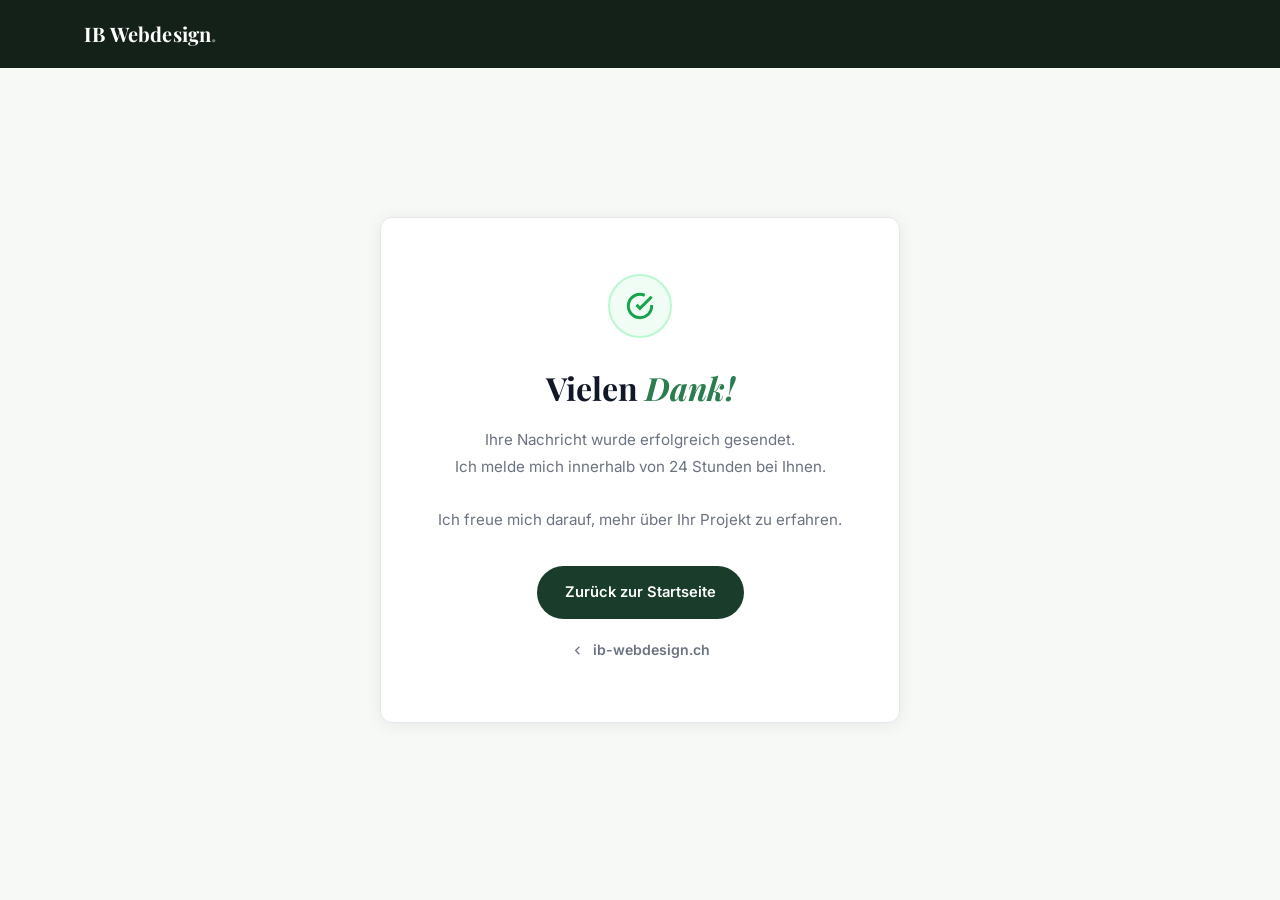
<file: danke.html>
<!DOCTYPE html>
<html lang="de">
<head>
  <meta charset="UTF-8" />
  <meta name="viewport" content="width=device-width, initial-scale=1.0" />
  <title>Danke! — IB Webdesign Schweiz</title>
  <link rel="preconnect" href="https://fonts.googleapis.com" />
  <link rel="preconnect" href="https://fonts.gstatic.com" crossorigin />
  <link href="https://fonts.googleapis.com/css2?family=Inter:wght@400;500;600;700&family=Playfair+Display:ital,wght@0,700;1,700&display=swap" rel="stylesheet" />
  <link rel="stylesheet" href="style.css" />
  <style>
    .danke {
      min-height: 100vh;
      display: flex;
      align-items: center;
      justify-content: center;
      padding: 120px 24px 80px;
      background: var(--light);
    }
    .danke__card {
      background: var(--white);
      border: 1.5px solid var(--border);
      border-radius: var(--radius);
      padding: 56px 48px;
      max-width: 520px;
      width: 100%;
      text-align: center;
      box-shadow: var(--card-shadow);
    }
    .danke__icon {
      width: 64px;
      height: 64px;
      background: #F0FDF4;
      border: 2px solid #BBF7D0;
      border-radius: 50%;
      display: flex;
      align-items: center;
      justify-content: center;
      margin: 0 auto 24px;
      color: #16A34A;
    }
    .danke__title {
      font-family: 'Playfair Display', serif;
      font-size: 2rem;
      font-weight: 700;
      color: var(--text);
      margin-bottom: 14px;
    }
    .danke__title em { font-style: italic; color: var(--accent); }
    .danke__text {
      font-size: .95rem;
      color: var(--muted);
      line-height: 1.75;
      margin-bottom: 32px;
    }
    .danke__back {
      display: inline-flex;
      align-items: center;
      gap: 8px;
      font-size: .88rem;
      font-weight: 600;
      color: var(--muted);
      margin-top: 20px;
      transition: color var(--transition);
    }
    .danke__back:hover { color: var(--primary); }
    @media (max-width: 480px) {
      .danke__card { padding: 36px 24px; }
    }
  </style>
</head>
<body>
  <nav class="nav scrolled" id="nav">
    <div class="nav__inner">
      <a href="index.html" class="nav__logo">IB Webdesign<span class="dot">.</span></a>
    </div>
  </nav>

  <main class="danke">
    <div class="danke__card">
      <div class="danke__icon">
        <svg width="28" height="28" viewBox="0 0 24 24" fill="none" stroke="currentColor" stroke-width="2.5">
          <path d="M22 11.08V12a10 10 0 1 1-5.93-9.14"></path>
          <polyline points="22 4 12 14.01 9 11.01"></polyline>
        </svg>
      </div>
      <h1 class="danke__title">Vielen <em>Dank!</em></h1>
      <p class="danke__text">
        Ihre Nachricht wurde erfolgreich gesendet.<br />
        Ich melde mich innerhalb von 24 Stunden bei Ihnen.<br /><br />
        Ich freue mich darauf, mehr über Ihr Projekt zu erfahren.
      </p>
      <a href="index.html" class="btn btn--primary">Zurück zur Startseite</a>
      <br />
      <a href="index.html" class="danke__back">
        <svg width="15" height="15" viewBox="0 0 24 24" fill="none" stroke="currentColor" stroke-width="2"><polyline points="15 18 9 12 15 6"></polyline></svg>
        ib-webdesign.ch
      </a>
    </div>
  </main>
</body>
</html>
</file>
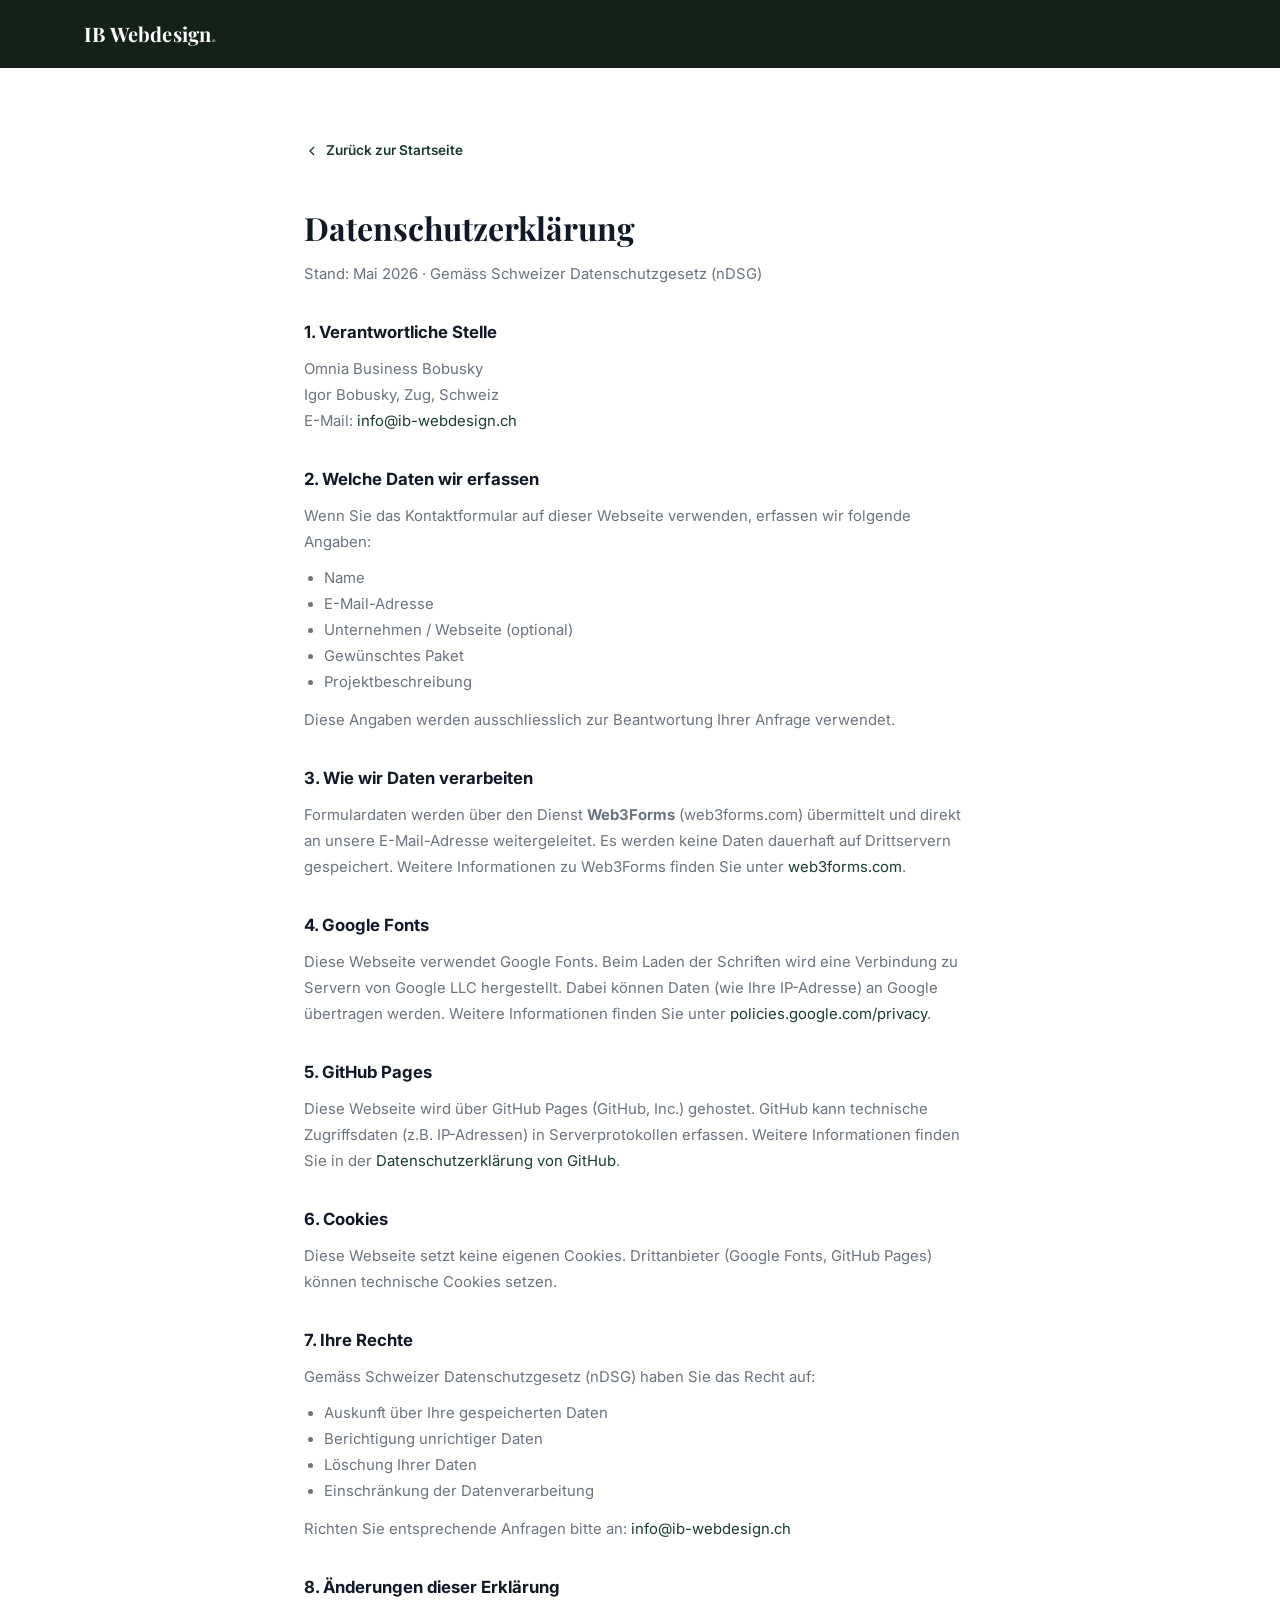
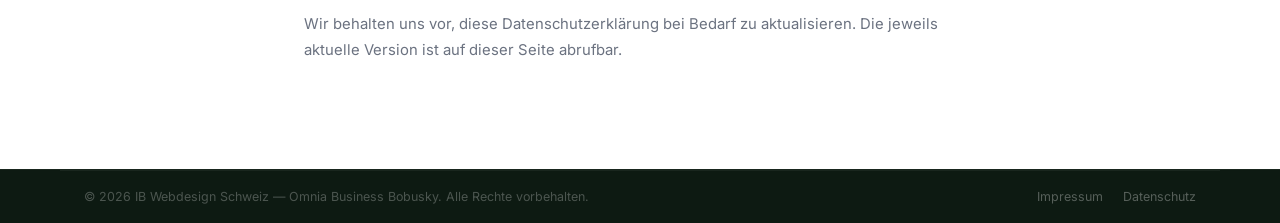
<file: datenschutz.html>
<!DOCTYPE html>
<html lang="de">
<head>
  <meta charset="UTF-8" />
  <meta name="viewport" content="width=device-width, initial-scale=1.0" />
  <title>Datenschutzerklärung — IB Webdesign Schweiz</title>
  <link rel="preconnect" href="https://fonts.googleapis.com" />
  <link rel="preconnect" href="https://fonts.gstatic.com" crossorigin />
  <link href="https://fonts.googleapis.com/css2?family=Inter:wght@400;500;600;700&family=Playfair+Display:wght@700&display=swap" rel="stylesheet" />
  <link rel="stylesheet" href="style.css" />
  <style>
    .legal { padding: 140px 0 96px; min-height: 100vh; }
    .legal__back { display: inline-flex; align-items: center; gap: 6px; font-size: .85rem; font-weight: 600; color: var(--primary); margin-bottom: 40px; transition: opacity var(--transition); }
    .legal__back:hover { opacity: .7; }
    .legal h1 { font-family: 'Playfair Display', serif; font-size: 2rem; font-weight: 700; margin-bottom: 8px; }
    .legal__updated { font-size: .82rem; color: var(--muted); margin-bottom: 40px; }
    .legal h2 { font-size: 1.05rem; font-weight: 700; margin: 32px 0 10px; }
    .legal p { font-size: .93rem; color: var(--muted); line-height: 1.75; margin-bottom: 10px; }
    .legal ul { font-size: .93rem; color: var(--muted); line-height: 1.75; margin: 0 0 12px 20px; }
    .legal a { color: var(--primary); }
    .legal a:hover { text-decoration: underline; }
  </style>
</head>
<body>
  <nav class="nav scrolled" id="nav">
    <div class="nav__inner">
      <a href="index.html" class="nav__logo">IB Webdesign<span class="dot">.</span></a>
    </div>
  </nav>

  <main class="legal">
    <div class="container" style="max-width: 720px;">
      <a href="index.html" class="legal__back">
        <svg width="16" height="16" viewBox="0 0 24 24" fill="none" stroke="currentColor" stroke-width="2"><polyline points="15 18 9 12 15 6"></polyline></svg>
        Zurück zur Startseite
      </a>

      <h1>Datenschutzerklärung</h1>
      <p class="legal__updated">Stand: Mai 2026 · Gemäss Schweizer Datenschutzgesetz (nDSG)</p>

      <h2>1. Verantwortliche Stelle</h2>
      <p>
        Omnia Business Bobusky<br />
        Igor Bobusky, Zug, Schweiz<br />
        E-Mail: <a href="mailto:info@ib-webdesign.ch">info@ib-webdesign.ch</a>
      </p>

      <h2>2. Welche Daten wir erfassen</h2>
      <p>Wenn Sie das Kontaktformular auf dieser Webseite verwenden, erfassen wir folgende Angaben:</p>
      <ul>
        <li>Name</li>
        <li>E-Mail-Adresse</li>
        <li>Unternehmen / Webseite (optional)</li>
        <li>Gewünschtes Paket</li>
        <li>Projektbeschreibung</li>
      </ul>
      <p>Diese Angaben werden ausschliesslich zur Beantwortung Ihrer Anfrage verwendet.</p>

      <h2>3. Wie wir Daten verarbeiten</h2>
      <p>
        Formulardaten werden über den Dienst <strong>Web3Forms</strong> (web3forms.com) übermittelt und direkt an unsere E-Mail-Adresse weitergeleitet. Es werden keine Daten dauerhaft auf Drittservern gespeichert. Weitere Informationen zu Web3Forms finden Sie unter <a href="https://web3forms.com" target="_blank" rel="noopener">web3forms.com</a>.
      </p>

      <h2>4. Google Fonts</h2>
      <p>
        Diese Webseite verwendet Google Fonts. Beim Laden der Schriften wird eine Verbindung zu Servern von Google LLC hergestellt. Dabei können Daten (wie Ihre IP-Adresse) an Google übertragen werden. Weitere Informationen finden Sie unter <a href="https://policies.google.com/privacy" target="_blank" rel="noopener">policies.google.com/privacy</a>.
      </p>

      <h2>5. GitHub Pages</h2>
      <p>
        Diese Webseite wird über GitHub Pages (GitHub, Inc.) gehostet. GitHub kann technische Zugriffsdaten (z.B. IP-Adressen) in Serverprotokollen erfassen. Weitere Informationen finden Sie in der <a href="https://docs.github.com/en/site-policy/privacy-policies/github-privacy-statement" target="_blank" rel="noopener">Datenschutzerklärung von GitHub</a>.
      </p>

      <h2>6. Cookies</h2>
      <p>
        Diese Webseite setzt keine eigenen Cookies. Drittanbieter (Google Fonts, GitHub Pages) können technische Cookies setzen.
      </p>

      <h2>7. Ihre Rechte</h2>
      <p>Gemäss Schweizer Datenschutzgesetz (nDSG) haben Sie das Recht auf:</p>
      <ul>
        <li>Auskunft über Ihre gespeicherten Daten</li>
        <li>Berichtigung unrichtiger Daten</li>
        <li>Löschung Ihrer Daten</li>
        <li>Einschränkung der Datenverarbeitung</li>
      </ul>
      <p>Richten Sie entsprechende Anfragen bitte an: <a href="mailto:info@ib-webdesign.ch">info@ib-webdesign.ch</a></p>

      <h2>8. Änderungen dieser Erklärung</h2>
      <p>
        Wir behalten uns vor, diese Datenschutzerklärung bei Bedarf zu aktualisieren. Die jeweils aktuelle Version ist auf dieser Seite abrufbar.
      </p>
    </div>
  </main>

  <footer class="footer">
    <div class="footer__bottom" style="max-width: 1160px; margin: 0 auto;">
      <p>© 2026 IB Webdesign Schweiz — Omnia Business Bobusky. Alle Rechte vorbehalten.</p>
      <div class="footer__bottom-links">
        <a href="impressum.html">Impressum</a>
        <a href="datenschutz.html">Datenschutz</a>
      </div>
    </div>
  </footer>
</body>
</html>
</file>
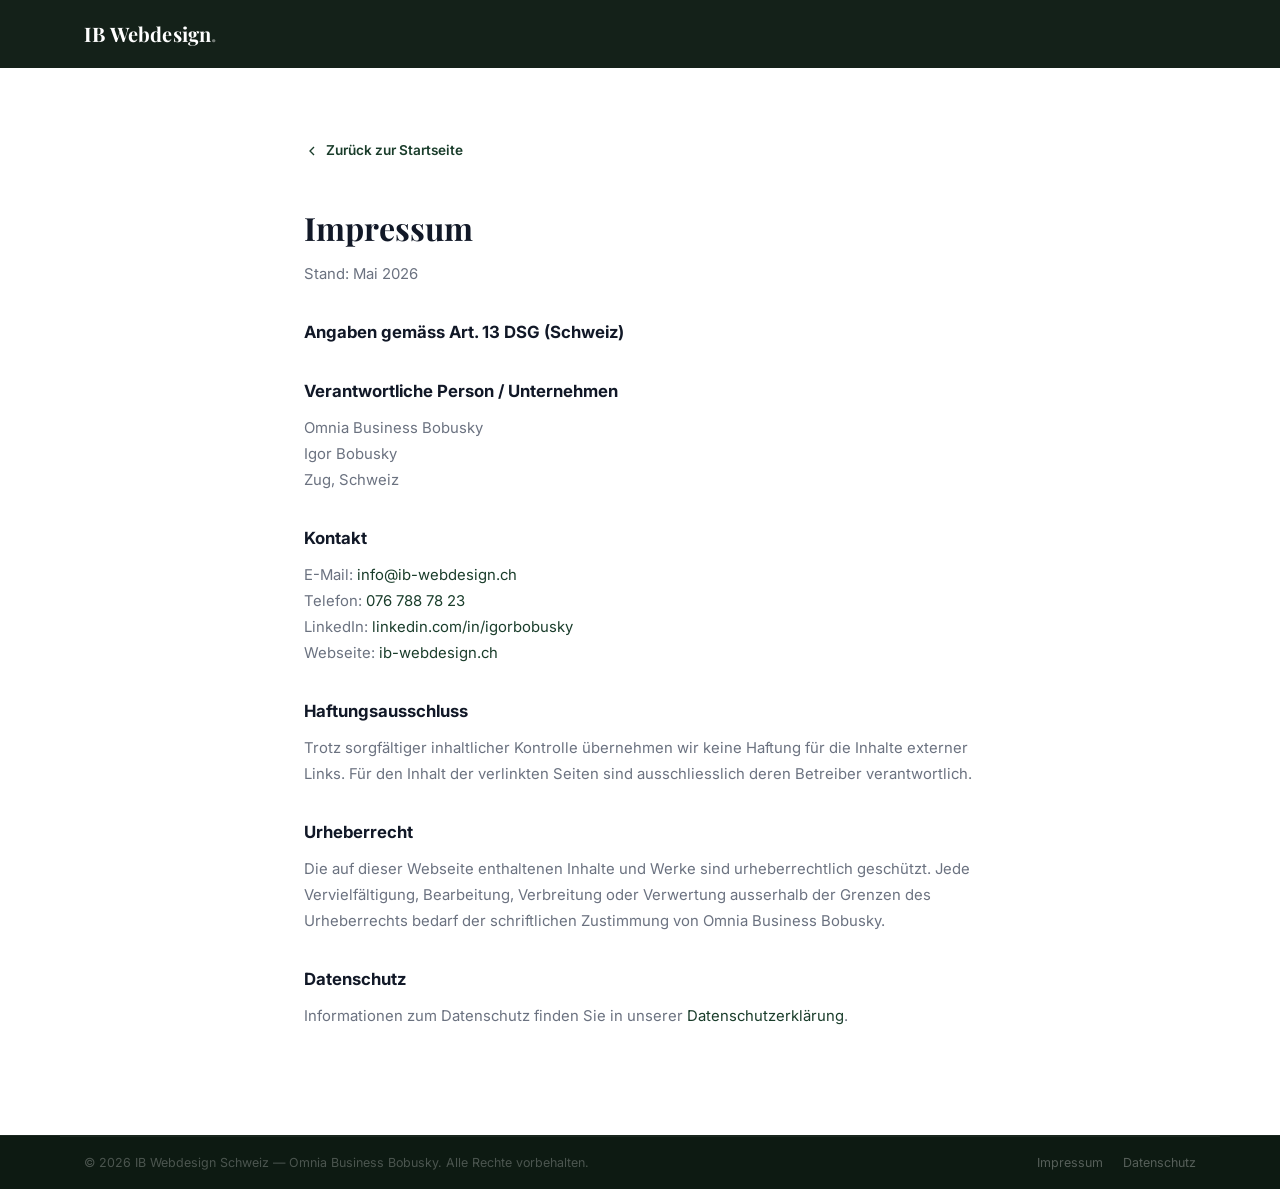
<file: impressum.html>
<!DOCTYPE html>
<html lang="de">
<head>
  <meta charset="UTF-8" />
  <meta name="viewport" content="width=device-width, initial-scale=1.0" />
  <title>Impressum — IB Webdesign Schweiz</title>
  <link rel="preconnect" href="https://fonts.googleapis.com" />
  <link rel="preconnect" href="https://fonts.gstatic.com" crossorigin />
  <link href="https://fonts.googleapis.com/css2?family=Inter:wght@400;500;600;700&family=Playfair+Display:wght@700&display=swap" rel="stylesheet" />
  <link rel="stylesheet" href="style.css" />
  <style>
    .legal { padding: 140px 0 96px; min-height: 100vh; }
    .legal__back { display: inline-flex; align-items: center; gap: 6px; font-size: .85rem; font-weight: 600; color: var(--primary); margin-bottom: 40px; transition: opacity var(--transition); }
    .legal__back:hover { opacity: .7; }
    .legal h1 { font-family: 'Playfair Display', serif; font-size: 2rem; font-weight: 700; margin-bottom: 8px; }
    .legal__updated { font-size: .82rem; color: var(--muted); margin-bottom: 40px; }
    .legal h2 { font-size: 1.05rem; font-weight: 700; margin: 32px 0 10px; }
    .legal p, .legal address { font-size: .93rem; color: var(--muted); line-height: 1.75; font-style: normal; margin-bottom: 10px; }
    .legal a { color: var(--primary); }
    .legal a:hover { text-decoration: underline; }
  </style>
</head>
<body>
  <nav class="nav scrolled" id="nav">
    <div class="nav__inner">
      <a href="index.html" class="nav__logo">IB Webdesign<span class="dot">.</span></a>
    </div>
  </nav>

  <main class="legal">
    <div class="container" style="max-width: 720px;">
      <a href="index.html" class="legal__back">
        <svg width="16" height="16" viewBox="0 0 24 24" fill="none" stroke="currentColor" stroke-width="2"><polyline points="15 18 9 12 15 6"></polyline></svg>
        Zurück zur Startseite
      </a>

      <h1>Impressum</h1>
      <p class="legal__updated">Stand: Mai 2026</p>

      <h2>Angaben gemäss Art. 13 DSG (Schweiz)</h2>

      <h2>Verantwortliche Person / Unternehmen</h2>
      <address>
        Omnia Business Bobusky<br />
        Igor Bobusky<br />
        Zug, Schweiz
      </address>

      <h2>Kontakt</h2>
      <p>
        E-Mail: <a href="mailto:info@ib-webdesign.ch">info@ib-webdesign.ch</a><br />
        Telefon: <a href="tel:+41767887823">076 788 78 23</a><br />
        LinkedIn: <a href="https://www.linkedin.com/in/igorbobusky/" target="_blank" rel="noopener">linkedin.com/in/igorbobusky</a><br />
        Webseite: <a href="https://ib-webdesign.ch">ib-webdesign.ch</a>
      </p>

      <h2>Haftungsausschluss</h2>
      <p>
        Trotz sorgfältiger inhaltlicher Kontrolle übernehmen wir keine Haftung für die Inhalte externer Links. Für den Inhalt der verlinkten Seiten sind ausschliesslich deren Betreiber verantwortlich.
      </p>

      <h2>Urheberrecht</h2>
      <p>
        Die auf dieser Webseite enthaltenen Inhalte und Werke sind urheberrechtlich geschützt. Jede Vervielfältigung, Bearbeitung, Verbreitung oder Verwertung ausserhalb der Grenzen des Urheberrechts bedarf der schriftlichen Zustimmung von Omnia Business Bobusky.
      </p>

      <h2>Datenschutz</h2>
      <p>
        Informationen zum Datenschutz finden Sie in unserer <a href="datenschutz.html">Datenschutzerklärung</a>.
      </p>
    </div>
  </main>

  <footer class="footer">
    <div class="footer__bottom" style="max-width: 1160px; margin: 0 auto;">
      <p>© 2026 IB Webdesign Schweiz — Omnia Business Bobusky. Alle Rechte vorbehalten.</p>
      <div class="footer__bottom-links">
        <a href="impressum.html">Impressum</a>
        <a href="datenschutz.html">Datenschutz</a>
      </div>
    </div>
  </footer>
</body>
</html>
</file>
<file: style.css>
/* ─── RESET & BASE ─────────────────────────────────────── */
*, *::before, *::after { box-sizing: border-box; margin: 0; padding: 0; }
[hidden] { display: none !important; }

:root {
  --primary:     #1A3D2B;
  --primary-h:   #142E20;
  --primary-lt:  #EDF5F0;
  --accent:      #2A7D4E;
  --bg:          #FFFFFF;
  --light:       #F7F9F7;
  --text:        #111827;
  --muted:       #6B7280;
  --border:      #E5E7EB;
  --dark:        #0D1A12;
  --dark-mid:    #142018;
  --white:       #FFFFFF;
  --green:       #22C55E;
  --card-shadow: 0 2px 16px rgba(0,0,0,.07);
  --card-hover:  0 8px 32px rgba(0,0,0,.12);
  --radius:      12px;
  --radius-sm:   8px;
  --transition:  0.25s cubic-bezier(.4,0,.2,1);
}

html { scroll-behavior: smooth; font-size: 16px; overflow-x: hidden; }

body {
  font-family: 'Inter', -apple-system, BlinkMacSystemFont, sans-serif;
  background: var(--bg);
  color: var(--text);
  line-height: 1.6;
  overflow-x: hidden;
  max-width: 100%;
}

a { text-decoration: none; color: inherit; }
img { display: block; max-width: 100%; }
button { border: none; cursor: pointer; font-family: inherit; }
input, textarea, select { font-family: inherit; }

.container { width: 100%; max-width: 1160px; margin: 0 auto; padding: 0 24px; }
.section { padding: 96px 0; }
.section--light { background: var(--light); }
.section--dark { background: var(--dark); }

.reveal {
  opacity: 0;
  transform: translateY(24px);
  transition: opacity .6s ease, transform .6s ease;
}
.reveal.visible { opacity: 1; transform: none; }

/* ─── TYPOGRAPHY HELPERS ─── */
.section-header { text-align: center; max-width: 640px; margin: 0 auto 64px; }
.section-eyebrow {
  display: inline-block;
  font-size: .72rem;
  font-weight: 700;
  letter-spacing: .15em;
  text-transform: uppercase;
  color: var(--accent);
  margin-bottom: 12px;
}
.section-eyebrow--light { color: rgba(255,255,255,.45); }
.section-title {
  font-family: 'Playfair Display', serif;
  font-size: clamp(1.9rem, 4vw, 2.6rem);
  font-weight: 700;
  line-height: 1.22;
  color: var(--text);
  margin-bottom: 14px;
}
.section-title--light { color: var(--white); }
.section-title em { font-style: italic; color: var(--accent); }
.section-title--light em { color: rgba(255,255,255,.55); }
.section-sub { color: var(--muted); font-size: 1rem; line-height: 1.7; }

/* ─── BUTTONS ─── */
.btn {
  display: inline-flex;
  align-items: center;
  gap: 8px;
  padding: 13px 26px;
  border-radius: 50px;
  font-size: .92rem;
  font-weight: 600;
  transition: all var(--transition);
  white-space: nowrap;
  cursor: pointer;
  border: 2px solid transparent;
}
.btn--primary { background: var(--primary); color: var(--white); }
.btn--primary:hover { background: var(--primary-h); transform: translateY(-2px); box-shadow: 0 6px 20px rgba(26,61,43,.3); }
.btn--outline { background: transparent; color: var(--primary); border-color: var(--primary); }
.btn--outline:hover { background: var(--primary); color: var(--white); transform: translateY(-2px); }
.btn--white { background: var(--white); color: var(--primary); border-color: var(--white); }
.btn--white:hover { background: var(--primary-lt); transform: translateY(-2px); }
.btn--outline-white { background: transparent; color: var(--white); border-color: rgba(255,255,255,.45); }
.btn--outline-white:hover { background: rgba(255,255,255,.1); border-color: var(--white); transform: translateY(-2px); }
.btn--lg { padding: 16px 32px; font-size: 1rem; }
.btn--full { width: 100%; justify-content: center; }

/* ─── TOPBAR ─── */
.topbar {
  position: relative;
  z-index: 101;
  background: var(--primary);
  color: var(--white);
  display: flex;
  align-items: center;
  justify-content: center;
  padding: 9px 24px;
  font-size: .8rem;
  font-weight: 500;
  flex-wrap: wrap;
}
.topbar__text { display: flex; align-items: center; gap: 7px; opacity: .88; }
.topbar__short { display: none; }

/* ─── NAV ─── */
.nav {
  position: fixed;
  top: 0; left: 0; right: 0;
  z-index: 100;
  transition: background var(--transition), box-shadow var(--transition);
  padding: 4px 0;
}
.nav.scrolled {
  background: rgba(13,26,18,.97);
  backdrop-filter: blur(12px);
  box-shadow: 0 1px 0 rgba(255,255,255,.06);
}
.nav__logo { color: var(--primary); }
.dot { color: var(--accent); }
.nav__links a { color: var(--text); opacity: .65; }
.nav__links a:hover { opacity: 1; }
.nav__cta {
  background: var(--primary) !important;
  color: var(--white) !important;
  padding: 9px 18px !important;
  border-radius: 50px;
  font-weight: 700 !important;
  font-size: .84rem !important;
  opacity: 1 !important;
  transition: all var(--transition) !important;
}
.nav__cta:hover { background: var(--primary-h) !important; transform: translateY(-1px); }
.nav__burger span { background: var(--text); }

/* scrolled — white text on dark bg */
.nav.scrolled .nav__logo { color: var(--white); }
.nav.scrolled .dot { color: rgba(255,255,255,.4); }
.nav.scrolled .nav__links a { color: rgba(255,255,255,.65); opacity: 1; }
.nav.scrolled .nav__links a:hover { color: var(--white); }
.nav.scrolled .nav__cta { background: var(--white) !important; color: var(--primary) !important; }
.nav.scrolled .nav__cta:hover { background: var(--primary-lt) !important; }
.nav.scrolled .nav__burger span { background: var(--white); }

/* Language toggle */
.nav__lang-toggle {
  display: flex;
  align-items: center;
  gap: 1px;
  margin-right: 8px;
}
.nav__lang-toggle > span { font-size: .7rem; opacity: .3; color: var(--text); }
.nav.scrolled .nav__lang-toggle > span { color: var(--white); }
.lang-btn {
  background: none;
  border: none;
  padding: 3px 6px;
  cursor: pointer;
  font-family: inherit;
  font-size: .72rem;
  font-weight: 700;
  letter-spacing: .08em;
  color: var(--text);
  opacity: .35;
  transition: opacity var(--transition), background var(--transition), color var(--transition);
  border-radius: 4px;
  line-height: 1;
}
.lang-btn.active { opacity: 1; background: var(--primary); color: var(--white); padding: 3px 7px; }
.lang-btn:hover:not(.active) { opacity: .75; }
.nav.scrolled .lang-btn { color: var(--white); }
.nav.scrolled .lang-btn.active { background: var(--white); color: var(--primary); }
.nav__inner {
  display: flex;
  align-items: center;
  justify-content: space-between;
  max-width: 1160px;
  margin: 0 auto;
  padding: 14px 24px;
}
.nav__logo {
  font-family: 'Playfair Display', serif;
  font-size: 1.25rem;
  font-weight: 700;
  letter-spacing: .01em;
  white-space: nowrap;
}
.nav__links { display: flex; align-items: center; gap: 28px; list-style: none; }
.nav__links a { font-size: .88rem; font-weight: 500; transition: color var(--transition), opacity var(--transition); }
.nav__burger { display: none; flex-direction: column; gap: 5px; background: none; padding: 4px; }
.nav__burger span { display: block; width: 22px; height: 2px; border-radius: 2px; transition: all var(--transition); }
.nav__mobile { display: none; flex-direction: column; background: var(--dark-mid); padding: 16px 24px 24px; border-top: 1px solid rgba(255,255,255,.06); }
.nav__mobile.open { display: flex; }
.nav__mobile-link { padding: 12px 0; color: rgba(255,255,255,.65); font-size: .95rem; font-weight: 500; border-bottom: 1px solid rgba(255,255,255,.05); transition: color var(--transition); }
.nav__mobile-link:hover { color: var(--white); }
.nav__mobile-cta { margin-top: 14px; text-align: center; background: var(--white); color: var(--primary) !important; border-radius: 50px; padding: 13px; font-weight: 700; border: none; }

/* ─── HERO ─── */
.hero {
  background: var(--bg);
  padding: 140px 0 80px;
  border-bottom: 1px solid var(--border);
}
.hero__inner {
  display: grid;
  grid-template-columns: 1fr 400px;
  gap: 64px;
  align-items: center;
}
.hero__eyebrow {
  display: inline-block;
  font-size: .72rem;
  font-weight: 700;
  letter-spacing: .15em;
  text-transform: uppercase;
  color: var(--accent);
  margin-bottom: 18px;
}
.hero__title {
  font-family: 'Playfair Display', serif;
  font-size: clamp(2.2rem, 5vw, 3.6rem);
  font-weight: 700;
  color: var(--text);
  line-height: 1.18;
  margin-bottom: 20px;
}
.hero__title em { font-style: italic; color: var(--accent); }
.hero__sub {
  font-size: 1.05rem;
  color: var(--muted);
  margin-bottom: 16px;
  line-height: 1.75;
}
.hero__support {
  font-size: .92rem;
  color: #9CA3AF;
  margin-bottom: 22px;
  line-height: 1.75;
}
.hero__prices {
  display: flex;
  align-items: center;
  gap: 10px;
  flex-wrap: wrap;
  font-size: .88rem;
  color: var(--muted);
  margin-bottom: 28px;
}
.hero__prices strong { color: var(--text); font-weight: 700; }
.hero__prices-sep { opacity: .35; }
.hero__actions { display: flex; gap: 14px; flex-wrap: wrap; }

/* Hero photo */
.hero__visual { position: relative; }
.hero__photo-wrap {
  border-radius: var(--radius);
  overflow: hidden;
  box-shadow: 0 16px 48px rgba(0,0,0,.14);
  border: 1px solid var(--border);
  aspect-ratio: 4/5;
  background: var(--light);
}
.hero__photo-wrap img { width: 100%; height: 100%; object-fit: cover; display: block; }
.hero__badge {
  display: flex;
  align-items: center;
  gap: 8px;
  background: var(--white);
  border-radius: var(--radius-sm);
  padding: 10px 16px;
  font-size: .8rem;
  font-weight: 600;
  color: var(--text);
  box-shadow: var(--card-shadow);
  margin-top: 12px;
}
.hero__badge svg { color: var(--accent); flex-shrink: 0; }

/* ─── FREE PROPOSAL ─── */
.vorschlag {
  background: var(--primary);
  padding: 64px 0;
}
.vorschlag__inner {
  display: grid;
  grid-template-columns: 1fr auto;
  gap: 56px;
  align-items: center;
}
.vorschlag__text h2 {
  font-family: 'Playfair Display', serif;
  font-size: clamp(1.6rem, 3.5vw, 2.2rem);
  font-weight: 700;
  color: var(--white);
  line-height: 1.25;
  margin-bottom: 16px;
}
.vorschlag__text p {
  font-size: .95rem;
  color: rgba(255,255,255,.62);
  line-height: 1.75;
  margin-bottom: 8px;
}
.vorschlag__note {
  font-size: .87rem !important;
  color: rgba(255,255,255,.4) !important;
  font-style: italic;
}
.vorschlag__cta { text-align: center; min-width: 260px; }
.vorschlag__cta-note {
  font-size: .79rem;
  color: rgba(255,255,255,.38);
  margin-top: 12px;
  line-height: 1.65;
  max-width: 220px;
  margin-left: auto;
  margin-right: auto;
}

/* ─── WHY A WEBSITE MATTERS ─── */
.warum__inner {
  display: grid;
  grid-template-columns: 1fr 1fr;
  gap: 72px;
  align-items: flex-start;
}
.warum__lead {
  font-size: 1.05rem;
  font-weight: 500;
  color: var(--text);
  line-height: 1.75;
  margin-bottom: 14px;
}
.warum__body {
  font-size: .93rem;
  color: var(--muted);
  line-height: 1.75;
  margin-bottom: 32px;
}
.warum__list { display: flex; flex-direction: column; }
.warum__item {
  display: flex;
  gap: 20px;
  align-items: flex-start;
  padding: 20px 0;
  border-bottom: 1px solid var(--border);
}
.warum__item:first-child { padding-top: 0; }
.warum__item:last-child { border-bottom: none; padding-bottom: 0; }
.warum__num {
  font-family: 'Playfair Display', serif;
  font-size: 1.3rem;
  font-weight: 700;
  color: var(--primary);
  opacity: .22;
  min-width: 30px;
  line-height: 1.4;
  flex-shrink: 0;
}
.warum__item strong { display: block; font-size: .93rem; font-weight: 700; color: var(--text); margin-bottom: 4px; }
.warum__item p { font-size: .86rem; color: var(--muted); line-height: 1.65; margin: 0; }

/* ─── PACKAGES ─── */
.pakete__grid { display: grid; grid-template-columns: repeat(3, 1fr); gap: 24px; margin-bottom: 28px; }
.paket-card {
  background: var(--bg);
  border: 1.5px solid var(--border);
  border-radius: var(--radius);
  overflow: hidden;
  transition: all var(--transition);
  position: relative;
  display: flex;
  flex-direction: column;
}
.paket-card:hover { box-shadow: var(--card-hover); transform: translateY(-4px); border-color: var(--primary); }
.paket-card--main {
  border-color: var(--primary);
  box-shadow: 0 0 0 2px rgba(26,61,43,.08), var(--card-shadow);
}
.paket-card__badge {
  position: absolute;
  top: 20px;
  right: 20px;
  background: var(--primary);
  color: var(--white);
  font-size: .66rem;
  font-weight: 700;
  letter-spacing: .08em;
  text-transform: uppercase;
  padding: 4px 10px;
  border-radius: 50px;
}
.paket-card__top {
  padding: 28px 28px 22px;
  border-bottom: 1px solid var(--border);
  background: var(--light);
}
.paket-card--main .paket-card__top { background: var(--primary-lt); border-bottom-color: rgba(26,61,43,.12); }
.paket-card__name {
  font-size: .74rem;
  font-weight: 700;
  letter-spacing: .1em;
  text-transform: uppercase;
  color: var(--accent);
  margin-bottom: 10px;
}
.paket-card__price {
  display: flex;
  align-items: baseline;
  gap: 5px;
  margin-bottom: 10px;
  font-family: 'Playfair Display', serif;
  font-size: 2.4rem;
  font-weight: 700;
  color: var(--primary);
  line-height: 1;
}
.paket-card__price span { font-family: 'Inter', sans-serif; font-size: .88rem; font-weight: 600; color: var(--muted); }
.paket-card__price--req {
  display: block;
  font-family: 'Inter', sans-serif;
  font-size: 1.1rem;
  font-weight: 700;
  color: var(--primary);
}
.paket-card__tagline { font-size: .85rem; color: var(--muted); line-height: 1.6; }
.paket-card__list {
  list-style: none;
  display: flex;
  flex-direction: column;
  gap: 9px;
  padding: 24px 28px;
  flex: 1;
}
.paket-card__list li {
  display: flex;
  align-items: flex-start;
  gap: 10px;
  font-size: .87rem;
  color: var(--text);
}
.paket-card__list li::before {
  content: '';
  display: block;
  width: 5px;
  height: 5px;
  border-radius: 50%;
  background: var(--accent);
  flex-shrink: 0;
  margin-top: 7px;
}
.paket-card .btn { margin: 0 28px 28px; width: calc(100% - 56px); }
.pakete__offer-note {
  display: flex;
  align-items: center;
  gap: 8px;
  font-size: .84rem;
  color: var(--muted);
  padding: 14px 20px;
  background: var(--light);
  border-radius: var(--radius-sm);
  border: 1px solid var(--border);
}
.pakete__offer-note svg { color: var(--muted); flex-shrink: 0; }

/* ─── INCLUDED ─── */
.included__grid {
  display: grid;
  grid-template-columns: repeat(2, 1fr);
  gap: 16px;
}
.included__item {
  display: flex;
  gap: 14px;
  align-items: flex-start;
  padding: 18px;
  background: var(--bg);
  border: 1.5px solid var(--border);
  border-radius: var(--radius-sm);
  transition: border-color var(--transition), box-shadow var(--transition);
}
.included__item:hover { border-color: var(--primary); box-shadow: var(--card-shadow); }
.included__item svg { color: var(--accent); flex-shrink: 0; margin-top: 2px; }
.included__item strong { display: block; font-size: .9rem; font-weight: 700; color: var(--text); margin-bottom: 2px; }
.included__item span { font-size: .83rem; color: var(--muted); }

/* ─── EXPERIENCE / WHY ME ─── */
.erfahrung__inner {
  display: grid;
  grid-template-columns: 1fr 300px;
  gap: 72px;
  align-items: flex-start;
}
.erfahrung__lead {
  font-size: 1.05rem;
  font-weight: 500;
  color: var(--text);
  line-height: 1.75;
  margin-bottom: 14px;
}
.erfahrung__body {
  font-size: .93rem;
  color: var(--muted);
  line-height: 1.75;
  margin-bottom: 14px;
}
.erfahrung__list {
  list-style: none;
  display: flex;
  flex-direction: column;
  gap: 9px;
  margin-bottom: 28px;
}
.erfahrung__list li {
  display: flex;
  align-items: center;
  gap: 10px;
  font-size: .88rem;
  color: var(--text);
}
.erfahrung__list li::before {
  content: '';
  display: block;
  width: 5px;
  height: 5px;
  border-radius: 50%;
  background: var(--accent);
  flex-shrink: 0;
}
.erfahrung__linkedin {
  display: inline-flex;
  align-items: center;
  gap: 8px;
  font-size: .88rem;
  font-weight: 600;
  color: var(--primary);
  transition: opacity var(--transition);
}
.erfahrung__linkedin:hover { opacity: .7; }
.erfahrung__photo { position: relative; }
.erfahrung__photo-wrap {
  width: 100%;
  aspect-ratio: 3/4;
  border-radius: var(--radius);
  overflow: hidden;
  border: 1.5px solid var(--border);
  background: var(--light);
  display: flex;
  align-items: center;
  justify-content: center;
}
.erfahrung__photo-wrap img { width: 100%; height: 100%; object-fit: cover; }
.erfahrung__initials {
  font-family: 'Playfair Display', serif;
  font-size: 4rem;
  font-weight: 700;
  color: rgba(26,61,43,.2);
}
.erfahrung__badge {
  display: flex;
  align-items: center;
  gap: 8px;
  background: var(--white);
  border-radius: var(--radius-sm);
  padding: 10px 16px;
  font-size: .8rem;
  font-weight: 700;
  color: var(--text);
  box-shadow: var(--card-shadow);
  margin-top: 12px;
}
.erfahrung__badge svg { color: var(--accent); }

/* ─── PORTFOLIO ─── */
.work__grid { display: grid; grid-template-columns: repeat(2, 1fr); gap: 28px; }
.work__more { text-align: center; margin-top: 32px; color: var(--muted); font-size: .92rem; font-style: italic; }
.work-card {
  background: var(--bg);
  border-radius: var(--radius);
  overflow: hidden;
  box-shadow: var(--card-shadow);
  transition: all var(--transition);
  border: 1px solid var(--border);
}
.work-card:hover { box-shadow: var(--card-hover); transform: translateY(-5px); }
.work-card__preview { position: relative; height: 260px; overflow: hidden; }
.work-card__overlay { position: absolute; inset: 0; background: rgba(11,15,25,.55); display: flex; align-items: center; justify-content: center; opacity: 0; transition: opacity var(--transition); z-index: 3; }
.work-card:hover .work-card__overlay { opacity: 1; }
.work-card__visit {
  display: inline-flex;
  align-items: center;
  gap: 7px;
  background: var(--white);
  color: var(--primary);
  font-weight: 700;
  font-size: .88rem;
  padding: 10px 22px;
  border-radius: 50px;
}
.work-card__mockup { position: absolute; inset: 0; display: flex; flex-direction: column; z-index: 1; }
.mockup-bar { display: flex; align-items: center; gap: 6px; padding: 9px 12px; background: #E8E8E8; flex-shrink: 0; }
.mockup-bar span { width: 9px; height: 9px; border-radius: 50%; }
.mockup-bar span:nth-child(1) { background: #FF5F57; }
.mockup-bar span:nth-child(2) { background: #FFBD2E; }
.mockup-bar span:nth-child(3) { background: #28CA41; }
.mockup-content { flex: 1; display: flex; flex-direction: column; }
.mockup-hero { flex: 0 0 130px; display: flex; flex-direction: column; align-items: center; justify-content: center; gap: 8px; }
.mockup-logo { font-family: 'Playfair Display', serif; font-size: .85rem; font-weight: 700; color: #fff; letter-spacing: .1em; text-transform: uppercase; }
.mockup-tagline { font-size: .62rem; color: rgba(255,255,255,.55); letter-spacing: .08em; text-transform: uppercase; }
.mockup-body { flex: 1; padding: 14px; background: #fff; }
.mockup-line { height: 7px; background: #E5E7EB; border-radius: 4px; margin-bottom: 7px; }
.mockup-line--short { width: 60%; }
.mockup-cards { display: flex; gap: 7px; margin-top: 12px; }
.mockup-card-sm { flex: 1; height: 40px; background: #F3F4F6; border-radius: 5px; }
.work-card__info { padding: 24px; }
.work-card__tags { display: flex; gap: 7px; flex-wrap: wrap; margin-bottom: 10px; }
.work-card__tags span { font-size: .68rem; font-weight: 700; letter-spacing: .05em; text-transform: uppercase; color: var(--accent); background: var(--primary-lt); padding: 3px 9px; border-radius: 50px; }
.work-card__info h3 { font-size: 1.1rem; font-weight: 700; margin-bottom: 8px; }
.work-card__info p { font-size: .88rem; color: var(--muted); margin-bottom: 14px; line-height: 1.65; }
.work-card__link { display: inline-flex; align-items: center; gap: 5px; font-size: .82rem; font-weight: 600; color: var(--primary); transition: gap var(--transition); }
.work-card__link:hover { gap: 9px; }

/* ─── PROCESS ─── */
.process__steps { display: flex; flex-direction: column; max-width: 680px; margin: 0 auto; }
.process__step { display: grid; grid-template-columns: 72px 1fr; gap: 20px; align-items: flex-start; padding: 24px 0; }
.process__connector { width: 2px; height: 28px; margin-left: 35px; background: repeating-linear-gradient(180deg, var(--primary) 0, var(--primary) 5px, transparent 5px, transparent 10px); opacity: .18; }
.process__num { font-family: 'Playfair Display', serif; font-size: 1.8rem; font-weight: 700; color: var(--primary); opacity: .28; text-align: center; width: 72px; line-height: 1; }
.process__content h3 { font-size: 1rem; font-weight: 700; margin-bottom: 6px; color: var(--text); }
.process__content p { font-size: .88rem; color: var(--muted); line-height: 1.7; }

/* ─── MONTHLY CARE ─── */
.care__inner { display: grid; grid-template-columns: 1fr 1fr; gap: 32px; align-items: flex-start; }
.care__card, .care__extra {
  background: var(--bg);
  border: 1.5px solid var(--border);
  border-radius: var(--radius);
  padding: 32px;
}
.care__card { border-color: var(--primary); }
.care__header { display: flex; align-items: flex-start; justify-content: space-between; gap: 16px; margin-bottom: 16px; }
.care__card h3, .care__extra h3 { font-size: 1.05rem; font-weight: 700; }
.care__price { font-size: .88rem; font-weight: 600; color: var(--muted); white-space: nowrap; text-align: right; }
.care__price strong { font-family: 'Playfair Display', serif; font-size: 1.6rem; color: var(--primary); font-weight: 700; }
.care__price span { font-size: .82rem; }
.care__card > p { font-size: .9rem; color: var(--muted); margin-bottom: 20px; }
.care__list { list-style: none; display: flex; flex-direction: column; gap: 9px; margin-bottom: 20px; }
.care__list li { display: flex; align-items: center; gap: 10px; font-size: .87rem; color: var(--text); }
.care__list li::before { content: ''; display: block; width: 5px; height: 5px; border-radius: 50%; background: var(--accent); flex-shrink: 0; }
.care__note { font-size: .8rem; color: var(--muted); background: var(--light); border-radius: var(--radius-sm); padding: 12px; line-height: 1.6; }
.care__rates { display: flex; flex-direction: column; gap: 12px; margin: 20px 0 16px; }
.care__rate { display: flex; justify-content: space-between; align-items: center; padding: 12px 16px; background: var(--light); border-radius: var(--radius-sm); }
.care__rate span { font-size: .88rem; font-weight: 500; color: var(--text); }
.care__rate strong { font-size: 1.05rem; font-weight: 700; color: var(--primary); }
.care__rate small { font-size: .75rem; font-weight: 500; color: var(--muted); }
.care__rate-note { font-size: .82rem; color: var(--muted); line-height: 1.6; margin-bottom: 24px; }
.care__extra h3 { margin-bottom: 4px; }

/* ─── CTA SECTION ─── */
.cta-section {
  background: var(--primary);
  padding: 96px 0;
  text-align: center;
}
.cta-section__inner { max-width: 580px; margin: 0 auto; }
.cta-section h2 {
  font-family: 'Playfair Display', serif;
  font-size: clamp(1.8rem, 3.5vw, 2.6rem);
  font-weight: 700;
  color: var(--white);
  line-height: 1.25;
  margin-bottom: 14px;
}
.cta-section h2 em { font-style: italic; color: rgba(255,255,255,.58); }
.cta-section p { color: rgba(255,255,255,.52); font-size: .96rem; margin-bottom: 32px; line-height: 1.7; }
.cta-section__actions { display: flex; gap: 14px; flex-wrap: wrap; justify-content: center; margin-bottom: 20px; }
.cta-section__note { font-size: .82rem; color: rgba(255,255,255,.38); margin-bottom: 0 !important; }

/* ─── CONTACT ─── */
.contact__inner { display: grid; grid-template-columns: 400px 1fr; gap: 72px; align-items: flex-start; }
.contact__info > p { color: var(--muted); margin-bottom: 32px; font-size: .94rem; line-height: 1.7; }
.contact__details { display: flex; flex-direction: column; gap: 12px; margin-bottom: 28px; }
.contact__detail {
  display: flex;
  align-items: center;
  gap: 14px;
  padding: 13px 16px;
  background: var(--light);
  border: 1.5px solid var(--border);
  border-radius: var(--radius-sm);
  transition: all var(--transition);
}
.contact__detail:hover { border-color: var(--primary); background: var(--primary-lt); }
.contact__detail-icon {
  width: 38px; height: 38px;
  background: var(--bg);
  border-radius: var(--radius-sm);
  display: flex;
  align-items: center;
  justify-content: center;
  box-shadow: var(--card-shadow);
  color: var(--primary);
  flex-shrink: 0;
}
.contact__detail-label { display: block; font-size: .68rem; font-weight: 700; letter-spacing: .08em; text-transform: uppercase; color: var(--muted); margin-bottom: 1px; }
.contact__detail-value { display: block; font-size: .88rem; font-weight: 600; color: var(--text); }
.contact__promise { display: flex; align-items: center; gap: 8px; font-size: .84rem; font-weight: 600; color: var(--muted); }
.contact__promise svg { color: var(--accent); }
.contact__form { background: var(--bg); border: 1.5px solid var(--border); border-radius: var(--radius); padding: 36px; box-shadow: var(--card-shadow); }
.form-row { display: grid; grid-template-columns: 1fr 1fr; gap: 14px; }
.form-group { display: flex; flex-direction: column; gap: 5px; margin-bottom: 18px; }
.form-group label { font-size: .8rem; font-weight: 600; color: var(--text); }
.form-group input, .form-group select, .form-group textarea {
  width: 100%;
  padding: 11px 14px;
  border: 1.5px solid var(--border);
  border-radius: var(--radius-sm);
  font-size: .9rem;
  color: var(--text);
  background: var(--bg);
  transition: border-color var(--transition), box-shadow var(--transition);
  outline: none;
  appearance: none;
}
.form-group input::placeholder, .form-group textarea::placeholder { color: #9CA3AF; }
.form-group input:focus, .form-group select:focus, .form-group textarea:focus {
  border-color: var(--primary);
  box-shadow: 0 0 0 3px rgba(26,61,43,.1);
}
.form-group input.error, .form-group select.error, .form-group textarea.error { border-color: #EF4444; }
.form-group textarea { resize: vertical; min-height: 120px; }
.form-group select {
  background-image: url("data:image/svg+xml,%3Csvg xmlns='http://www.w3.org/2000/svg' width='12' height='8' viewBox='0 0 12 8'%3E%3Cpath d='M1 1l5 5 5-5' stroke='%236B7280' stroke-width='1.5' fill='none' stroke-linecap='round'/%3E%3C/svg%3E");
  background-repeat: no-repeat;
  background-position: right 14px center;
  padding-right: 40px;
}
.form-error { font-size: .75rem; color: #EF4444; font-weight: 500; display: none; }
.form-group.has-error .form-error { display: block; }
.form-success {
  display: flex;
  align-items: center;
  gap: 12px;
  background: #F0FDF4;
  border: 1px solid #BBF7D0;
  border-radius: var(--radius-sm);
  padding: 14px;
  font-size: .9rem;
  color: #15803D;
  margin-top: 14px;
}
.form-success svg { flex-shrink: 0; }

/* ─── FOOTER ─── */
.footer { background: var(--dark); border-top: 1px solid rgba(255,255,255,.05); }
.footer__inner { display: grid; grid-template-columns: 1fr 2fr; gap: 56px; padding: 56px 0 40px; }
.footer__brand .nav__logo { display: inline-block; margin-bottom: 14px; }
.footer__brand p { font-size: .85rem; color: rgba(255,255,255,.32); line-height: 1.7; }
.footer__domain { font-size: .78rem; color: rgba(255,255,255,.32); margin-top: 8px; }
.footer__links { display: grid; grid-template-columns: repeat(3, 1fr); gap: 28px; }
.footer__col h4 { font-size: .7rem; font-weight: 700; letter-spacing: .12em; text-transform: uppercase; color: rgba(255,255,255,.26); margin-bottom: 14px; }
.footer__col a { display: block; font-size: .84rem; color: rgba(255,255,255,.4); margin-bottom: 9px; transition: color var(--transition); }
.footer__col a:hover { color: var(--white); }
.footer__company { border-top: 1px solid rgba(255,255,255,.06); padding: 14px 0; }
.footer__company p { font-size: .78rem; color: rgba(255,255,255,.26); text-align: center; }
.footer__bottom {
  border-top: 1px solid rgba(255,255,255,.05);
  padding: 16px 24px;
  display: flex;
  justify-content: space-between;
  align-items: center;
  max-width: 1160px;
  margin: 0 auto;
}
.footer__bottom p { font-size: .78rem; color: rgba(255,255,255,.26); }
.footer__bottom-links { display: flex; gap: 20px; }
.footer__bottom-links a { font-size: .78rem; color: rgba(255,255,255,.3); transition: color var(--transition); }
.footer__bottom-links a:hover { color: var(--white); }
.footer__test-link { opacity: .25 !important; font-size: .6rem !important; }

/* ─── FLOATING CTA ─── */
.float-cta {
  position: fixed;
  bottom: 28px;
  right: 24px;
  z-index: 99;
  display: flex;
  align-items: center;
  gap: 8px;
  background: var(--primary);
  color: var(--white);
  font-size: .86rem;
  font-weight: 600;
  padding: 12px 20px;
  border-radius: 50px;
  box-shadow: 0 6px 24px rgba(26,61,43,.4);
  transition: all var(--transition);
  opacity: 0;
  transform: translateY(12px);
  pointer-events: none;
}
.float-cta.visible { opacity: 1; transform: none; pointer-events: auto; }
.float-cta:hover { background: var(--primary-h); box-shadow: 0 10px 32px rgba(26,61,43,.5); transform: translateY(-2px); }

/* ─── RESPONSIVE ─── */
@media (max-width: 1024px) {
  .hero__inner { grid-template-columns: 1fr; gap: 48px; }
  .hero__visual { display: none; }
  .warum__inner { grid-template-columns: 1fr; gap: 40px; }
  .pakete__grid { grid-template-columns: 1fr; max-width: 520px; margin-left: auto; margin-right: auto; }
  .erfahrung__inner { grid-template-columns: 1fr; gap: 48px; }
  .erfahrung__photo { display: none; }
  .contact__inner { grid-template-columns: 1fr; gap: 48px; }
  .footer__inner { grid-template-columns: 1fr; gap: 36px; }
  .care__inner { grid-template-columns: 1fr; }
  .vorschlag__inner { grid-template-columns: 1fr; gap: 32px; }
  .vorschlag__cta { text-align: left; }
}
@media (max-width: 768px) {
  .section { padding: 64px 0; }
  .nav__links { display: none; }
  .nav__burger { display: flex; }
  .hero { padding: 100px 0 56px; }
  .hero__actions { flex-wrap: wrap; gap: 10px; }
  .hero__prices { font-size: .82rem; }
  .included__grid { grid-template-columns: 1fr; }
  .work__grid { grid-template-columns: 1fr; }
  .form-row { grid-template-columns: 1fr; }
  .contact__form { padding: 24px 18px; }
  .footer__links { grid-template-columns: repeat(2, 1fr); }
  .footer__bottom { flex-direction: column; gap: 10px; text-align: center; }
  .process__step { grid-template-columns: 52px 1fr; }
  .process__num { width: 52px; font-size: 1.3rem; }
  .process__connector { margin-left: 25px; }
  .vorschlag { padding: 48px 0; }
  .care__card, .care__extra { padding: 24px 20px; }
  .paket-card .btn { margin: 0 20px 20px; width: calc(100% - 40px); }
  .paket-card__top { padding: 22px 20px 18px; }
  .paket-card__list { padding: 18px 20px; }
  .section-header { margin-bottom: 44px; }
  .cta-section { padding: 72px 0; }
  .cta-section__actions { flex-direction: column; align-items: center; gap: 10px; }
}
@media (max-width: 480px) {
  .section { padding: 52px 0; }
  .hero { padding: 80px 0 48px; }
  .hero__actions { flex-direction: column; align-items: stretch; }
  .btn { white-space: normal !important; text-align: center; max-width: 100%; box-sizing: border-box; }
  .btn--lg { padding: 14px 20px; font-size: .94rem; }
  .hero__prices { flex-direction: column; gap: 4px; }
  .hero__prices-sep { display: none; }
  .topbar { font-size: .7rem; padding: 7px 16px; }
  .topbar__full { display: none; }
  .topbar__short { display: flex; }
  .footer__links { grid-template-columns: 1fr; }
  .float-cta { bottom: 18px; right: 14px; padding: 10px 16px; font-size: .8rem; }
  .footer__bottom { padding: 16px; }
  .contact__form { padding: 20px 16px; }
  .care__header { flex-direction: column; gap: 6px; }
  .care__price { text-align: left; }
  .warum__item { gap: 14px; }
  .warum__text { text-align: center; }
  .included__item { padding: 14px; }
  .pakete__grid { max-width: 100%; }
  .vorschlag__cta { text-align: center; }
  .cta-section__actions { align-items: stretch; }
  .cta-section__actions .btn { width: 100%; justify-content: center; }
  .container { padding: 0 16px; }
}
</file>
